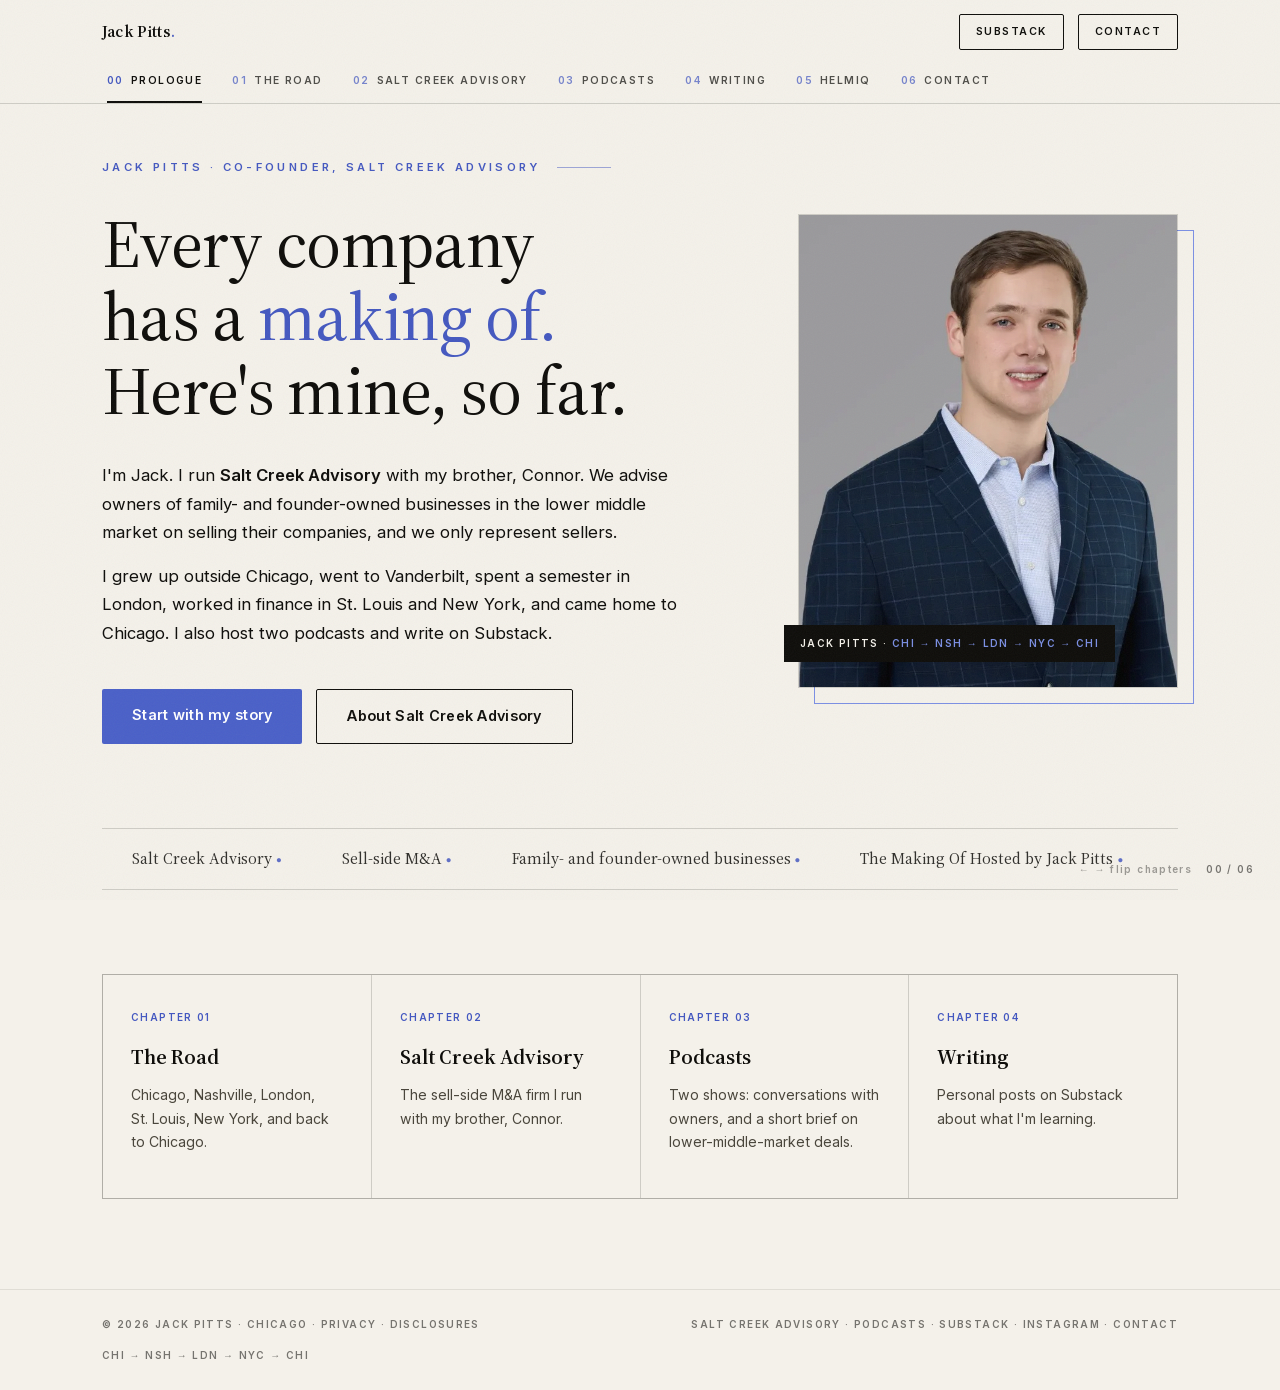
<file: index.html>
<!DOCTYPE html>
<html lang="en">
<head>
<meta charset="UTF-8">
<meta name="viewport" content="width=device-width, initial-scale=1.0">
<title>Jack Pitts · Co-Founder, Salt Creek Advisory · Chicago M&amp;A</title>
<meta name="description" content="Jack Pitts co-founded Salt Creek Advisory, a Chicago investment bank that represents family- and founder-owned businesses selling their companies.">
<link rel="canonical" href="https://thejackpitts.com/">
<meta name="robots" content="index, follow, max-image-preview:large, max-snippet:-1, max-video-preview:-1">
<link rel="icon" type="image/svg+xml" href="assets/favicon.svg">
<link rel="alternate" type="application/rss+xml" title="Jack Pitts on Substack" href="https://thejackpitts.substack.com/feed">
<meta property="og:type" content="profile">
<meta property="og:site_name" content="Jack Pitts">
<meta property="og:title" content="Jack Pitts · Co-Founder, Salt Creek Advisory · Chicago M&amp;A">
<meta property="og:description" content="Jack Pitts co-founded Salt Creek Advisory, a Chicago investment bank that represents family- and founder-owned businesses selling their companies.">
<meta property="og:url" content="https://thejackpitts.com/">
<meta property="og:image" content="https://thejackpitts.com/assets/og-jack-pitts-2026.jpg">
<meta property="og:image:width" content="1200">
<meta property="og:image:height" content="630">
<meta property="og:image:alt" content="Jack Pitts, co-founder of Salt Creek Advisory, Chicago">
<meta property="profile:first_name" content="Jack">
<meta property="profile:last_name" content="Pitts">
<meta name="twitter:card" content="summary_large_image">
<meta name="twitter:title" content="Jack Pitts · Co-Founder, Salt Creek Advisory · Chicago M&amp;A">
<meta name="twitter:description" content="Jack Pitts co-founded Salt Creek Advisory, a Chicago investment bank that represents family- and founder-owned businesses selling their companies.">
<meta name="twitter:image" content="https://thejackpitts.com/assets/og-jack-pitts-2026.jpg">
<script type="application/ld+json">
{
  "@context": "https://schema.org",
  "@graph": [
    {
      "@type": "WebSite",
      "@id": "https://thejackpitts.com/#website",
      "url": "https://thejackpitts.com/",
      "name": "Jack Pitts",
      "publisher": {
        "@id": "https://thejackpitts.com/#jack"
      },
      "alternateName": [
        "thejackpitts.com",
        "Jack Pitts"
      ]
    },
    {
      "@type": "ProfilePage",
      "@id": "https://thejackpitts.com/#profile",
      "url": "https://thejackpitts.com/",
      "name": "Jack Pitts",
      "isPartOf": {
        "@id": "https://thejackpitts.com/#website"
      },
      "mainEntity": {
        "@id": "https://thejackpitts.com/#jack"
      }
    },
    {
      "@type": "Person",
      "@id": "https://thejackpitts.com/#jack",
      "name": "Jack Pitts",
      "url": "https://thejackpitts.com/",
      "image": {
        "@type": "ImageObject",
        "url": "https://thejackpitts.com/assets/headshot.jpg",
        "width": 628,
        "height": 784,
        "caption": "Jack Pitts"
      },
      "jobTitle": "Co-Founder & Principal, Salt Creek Advisory",
      "worksFor": [
        {
          "@type": "Organization",
          "@id": "https://saltcreekadvisory.com/#organization",
          "name": "Salt Creek Advisory",
          "url": "https://saltcreekadvisory.com",
          "sameAs": [
            "https://www.instagram.com/saltcreekadvisory"
          ]
        },
        {
          "@type": "Organization",
          "name": "HelmIQ",
          "url": "https://helmiq.net"
        }
      ],
      "alumniOf": {
        "@type": "CollegeOrUniversity",
        "name": "Vanderbilt University",
        "url": "https://www.vanderbilt.edu"
      },
      "homeLocation": {
        "@type": "City",
        "name": "Chicago"
      },
      "sameAs": [
        "https://saltcreekadvisory.com/team",
        "https://www.linkedin.com/in/jack-pitts",
        "https://www.instagram.com/thejackpitts",
        "https://thejackpitts.substack.com/"
      ],
      "email": "mailto:jack@saltcreekadvisory.com",
      "description": "Jack Pitts co-founded Salt Creek Advisory with his brother, Connor Pitts. The firm represents owners of family- and founder-owned lower-middle-market businesses selling their companies. He hosts The Making Of Hosted by Jack Pitts and Lower Middle Market Brief, and built HelmIQ, the deal CRM the firm runs on.",
      "knowsAbout": [
        "Sell-side M&A",
        "Lower middle market",
        "Selling a family-owned business",
        "Mergers and acquisitions advisory"
      ],
      "sibling": {
        "@type": "Person",
        "@id": "https://saltcreekadvisory.com/#connor-pitts",
        "name": "Connor Pitts"
      }
    },
    {
      "@type": "PodcastSeries",
      "@id": "https://themakingofhostedbyjackpitts.com/#podcast",
      "name": "The Making Of Hosted by Jack Pitts",
      "url": "https://themakingofhostedbyjackpitts.com/",
      "webFeed": "https://api.riverside.fm/hosting/wMWn2YqB.rss",
      "author": {
        "@id": "https://thejackpitts.com/#jack"
      },
      "sameAs": [
        "https://open.spotify.com/show/4vUJmF28QI4N7WViFmFofH",
        "https://podcasts.apple.com/us/podcast/the-making-of-hosted-by-jack-pitts/id1853933144",
        "https://www.youtube.com/channel/UC0Oo8G_-OHHekbC5kpyIRBg",
        "https://www.instagram.com/themakingofhostedbyjackpitts"
      ],
      "image": "https://thejackpitts.com/assets/tmo-logo.webp"
    },
    {
      "@type": "PodcastSeries",
      "@id": "https://thejackpitts.com/#lower-middle-market-brief",
      "name": "Lower Middle Market Brief",
      "url": "https://open.spotify.com/show/0346Msd0zGSseN8XNyDzc4",
      "webFeed": "https://api.riverside.com/hosting/SCQy5vMa.rss",
      "author": {
        "@id": "https://thejackpitts.com/#jack"
      },
      "sameAs": [
        "https://podcasts.apple.com/us/podcast/lower-middle-market-brief/id6801373572"
      ],
      "image": "https://thejackpitts.com/assets/lmmb-logo.webp"
    }
  ]
}
</script>
<link rel="preload" href="/assets/fonts/source-serif-4-var.woff2" as="font" type="font/woff2" crossorigin>
<link rel="preload" href="/assets/fonts/inter-var.woff2" as="font" type="font/woff2" crossorigin>
<link rel="stylesheet" href="/assets/fonts.css">
<style>
  :root{
    --paper:#f4f1ea;
    --paper-deep:#ece7da;
    --ink:#0e0d0a;
    --ink-soft:#4a463c;
    --peri:#7b8fe4;
    --peri-deep:#4a60c8;
    --peri-ink:#4458c0;
    --orange-ink:#964b14;
    --navy:#1f3050;
    --orange:#d87a2c;
    --hairline:rgba(14,13,10,.16);
    --serif:'Source Serif 4','Source Serif 4 Fallback',Georgia,serif;
    --sans:'Inter',-apple-system,BlinkMacSystemFont,'Segoe UI',sans-serif;
    --mono:var(--sans);
  }
  *{margin:0;padding:0;box-sizing:border-box}
  html,body{height:100%}
  body::after{
    content:"";position:fixed;inset:0;z-index:300;pointer-events:none;opacity:.05;
    background-image:url("data:image/svg+xml,%3Csvg xmlns='http://www.w3.org/2000/svg' width='160' height='160'%3E%3Cfilter id='n'%3E%3CfeTurbulence type='fractalNoise' baseFrequency='0.9' numOctaves='2'/%3E%3C/filter%3E%3Crect width='160' height='160' filter='url(%23n)'/%3E%3C/svg%3E");
  }
  body{
    background:var(--paper);color:var(--ink);
    font-family:var(--sans);line-height:1.7;
    -webkit-font-smoothing:antialiased;overflow-x:hidden;
    transition:background .6s ease, color .6s ease;
  }
  ::selection{background:var(--peri);color:var(--paper)}
  a{color:inherit}
  .wrap{max-width:1140px;margin:0 auto;padding:0 32px}

  body[data-theme="firm"]{background:var(--navy);color:var(--paper)}
  body[data-theme="machine"]{background:#0b0c10;color:#f4f1ea}
  body[data-theme="show"]{background:#f3e8cf;color:#14130f}
  body[data-theme="contact"]{background:var(--ink);color:var(--paper)}

  /* ================= NAV ================= */
  body>nav{
    position:fixed;top:0;left:0;right:0;z-index:80;
    backdrop-filter:blur(14px);
    border-bottom:1px solid var(--hairline);
    background:color-mix(in srgb, var(--paper) 84%, transparent);
    transition:background .6s ease, border-color .6s ease;
  }
  body[data-theme="firm"]>nav{background:rgba(31,48,80,.84);border-color:rgba(244,241,234,.16)}
  body[data-theme="machine"]>nav{background:rgba(11,12,16,.84);border-color:rgba(244,241,234,.14)}
  body[data-theme="show"]>nav{background:rgba(243,232,207,.86);border-color:rgba(20,19,15,.14)}
  body[data-theme="contact"]>nav{background:rgba(14,13,10,.84);border-color:rgba(244,241,234,.14)}
  .nav-top{
    max-width:1140px;margin:0 auto;padding:14px 32px 10px;
    display:flex;align-items:center;justify-content:space-between;gap:18px;
  }
  .brand{
    font-family:var(--serif);font-weight:600;font-size:1.05rem;
    letter-spacing:.01em;white-space:nowrap;cursor:pointer;
    background:none;border:none;color:inherit;text-decoration:none;
  }
  .brand i{font-style:normal;color:var(--peri)}
  body[data-theme="show"] .brand i{color:var(--orange)}
  .book-mini{
    text-decoration:none;font-family:var(--mono);font-weight:600;font-size:.66rem;
    letter-spacing:.14em;text-transform:uppercase;
    border:1px solid currentColor;padding:8px 16px;border-radius:2px;
    transition:all .2s;white-space:nowrap;
  }
  .book-mini:hover{background:var(--peri);border-color:var(--peri);color:#fff}
  .tabs{
    max-width:1140px;margin:0 auto;padding:0 24px;
    display:flex;gap:4px;overflow-x:auto;scrollbar-width:none;
  }
  .tabs::-webkit-scrollbar{display:none}
  .tab{
    background:none;border:none;cursor:pointer;color:inherit;
    font-family:var(--mono);font-weight:600;font-size:.64rem;letter-spacing:.14em;text-transform:uppercase;
    padding:12px 13px 14px;position:relative;white-space:nowrap;opacity:.72;text-decoration:none;
    transition:opacity .2s;
  }
  .tab:hover{opacity:1}
  .tab.active{opacity:1}
  .tab .no{color:var(--peri);margin-right:7px}
  body[data-theme="show"] .tab .no{color:var(--orange)}
  .tab::after{
    content:"";position:absolute;left:13px;right:13px;bottom:0;height:2px;
    background:currentColor;transform:scaleX(0);transform-origin:left;
    transition:transform .35s cubic-bezier(.7,0,.2,1);
  }
  .tab.active::after{transform:scaleX(1)}

  /* ================= WIPE ================= */
  #wipe{
    position:fixed;inset:0;z-index:200;pointer-events:none;
    display:flex;flex-direction:column;justify-content:center;align-items:center;gap:14px;
    background:var(--ink);color:var(--paper);
    clip-path:inset(100% 0 0 0);
  }
  #wipe.go{animation:wipeUp 1s cubic-bezier(.76,0,.24,1) forwards}
  @keyframes wipeUp{
    0%{clip-path:inset(100% 0 0 0)}
    42%{clip-path:inset(0 0 0 0)}
    58%{clip-path:inset(0 0 0 0)}
    100%{clip-path:inset(0 0 100% 0)}
  }
  #wipe .w-label{font-family:var(--mono);font-weight:600;font-size:.7rem;letter-spacing:.14em;text-transform:uppercase;color:var(--peri)}
  #wipe .w-title{font-family:var(--serif);font-style:normal;font-weight:400;font-size:clamp(1.8rem,4.5vw,3.2rem);text-align:center;padding:0 20px}

  /* ================= PAGES ================= */
  .page{display:none;min-height:100svh;padding:158px 0 90px;position:relative}
  .page.active{display:block}
  .rise{opacity:0;transform:translateY(34px)}
  .page.active .rise{animation:rise .9s cubic-bezier(.2,.65,.25,1) forwards}
  @keyframes rise{to{opacity:1;transform:none}}
  .page.active .rise.d1{animation-delay:.08s}
  .page.active .rise.d2{animation-delay:.16s}
  .page.active .rise.d3{animation-delay:.24s}
  .page.active .rise.d4{animation-delay:.34s}
  .page.active .rise.d5{animation-delay:.44s}
  .page.active .rise.d6{animation-delay:.54s}

  h1.eyebrow{font-weight:600}
  @media(max-width:560px){h1.eyebrow{letter-spacing:.14em;flex-wrap:wrap}h1.eyebrow::after{display:none}}
  .eyebrow{
    font-family:var(--mono);font-weight:600;font-size:.7rem;letter-spacing:.3em;text-transform:uppercase;
    color:var(--peri);margin-bottom:30px;display:flex;align-items:center;gap:16px;
  }
  .eyebrow::after{content:"";width:54px;height:1px;background:currentColor;opacity:.5}
  body[data-theme="show"] .eyebrow{color:var(--orange)}
  .hero-line,h2.display{
    font-family:var(--serif);font-weight:400;
    font-size:clamp(2.3rem,5.4vw,4.25rem);
    line-height:1.08;letter-spacing:-.01em;max-width:15em;
  }
  .hero-line b,h2.display b{font-weight:700}
  .hero-line em,h2.display em{font-style:normal;font-weight:400;color:var(--peri)}
  body[data-theme="show"] .hero-line em, body[data-theme="show"] h2.display em{color:var(--orange)}
  .prose{font-size:1.04rem;max-width:39em;opacity:.8}
  .prose+.prose{margin-top:16px}
  .prose strong{opacity:1;font-weight:600}

  .btn{
    display:inline-block;text-decoration:none;font-weight:600;font-size:.9rem;
    padding:14px 30px;border-radius:2px;letter-spacing:.02em;
    background:var(--ink);color:var(--paper);border:none;cursor:pointer;font-family:var(--sans);
    transition:transform .2s, box-shadow .2s, background .2s, color .2s;
  }
  .btn:hover{transform:translateY(-2px);box-shadow:0 14px 34px rgba(14,13,10,.25)}
  .btn.peri{background:var(--peri-deep);color:#fff}
  .btn.peri:hover{background:var(--peri)}
  .btn.ghost{background:transparent;color:inherit;border:1px solid currentColor}
  .btn.ghost:hover{box-shadow:none;background:rgba(127,127,127,.12)}
  body[data-theme="firm"] .btn{background:var(--paper);color:var(--navy)}
  body[data-theme="machine"] .btn{background:var(--peri);color:#0b0c10}
  body[data-theme="machine"] .btn:hover{background:#94a5ef}
  body[data-theme="show"] .btn{background:#a9581a;color:#fff}
  body[data-theme="contact"] .btn{background:var(--peri);color:#0b0c10}
  body[data-theme] .btn.ghost{background:transparent;color:inherit;border:1px solid currentColor}
  body[data-theme] .btn.ghost:hover{background:rgba(127,127,127,.14)}
  .ctas{display:flex;gap:14px;flex-wrap:wrap;margin-top:42px}

  /* ---------- HOME ---------- */
  .home-grid{display:grid;grid-template-columns:1.15fr .85fr;gap:70px;align-items:center}
  @media(max-width:880px){.home-grid{grid-template-columns:1fr;gap:48px}}
  .headshot{position:relative;max-width:380px;margin-left:auto;display:block;text-decoration:none;perspective:900px}
  .headshot img{width:100%;height:auto;display:block;filter:grayscale(15%);border:1px solid var(--hairline);transition:transform .2s ease;will-change:transform}
  .headshot .hi{
    position:absolute;top:16px;right:-14px;z-index:2;
    background:var(--peri-deep);color:#fff;
    font-family:var(--mono);font-weight:600;font-size:.62rem;letter-spacing:.2em;text-transform:uppercase;
    padding:10px 16px;opacity:0;transform:translateY(-8px);
    transition:opacity .25s, transform .25s;pointer-events:none;
  }
  .headshot:hover .hi{opacity:1;transform:none}
  .headshot::before{
    content:"";position:absolute;inset:0;transform:translate(16px,16px);
    border:1px solid var(--peri);z-index:-1;
  }
  .headshot .tag{
    position:absolute;left:-14px;bottom:26px;background:var(--ink);color:var(--paper);
    font-family:var(--mono);font-weight:600;font-size:.62rem;letter-spacing:.14em;text-transform:uppercase;
    padding:10px 16px;
  }
  .headshot .tag i{color:var(--peri);font-style:normal}
  @media(max-width:880px){.headshot{margin:0 auto}}

  .marquee{
    margin-top:84px;border-top:1px solid var(--hairline);border-bottom:1px solid var(--hairline);
    padding:16px 0;overflow:hidden;white-space:nowrap;
  }
  .marquee-track{display:inline-block;animation:mq 36s linear infinite}
  .marquee span{
    font-family:var(--serif);font-style:normal;font-weight:400;font-size:1.05rem;
    margin:0 30px;opacity:.85;
  }
  .marquee b{color:var(--peri);font-style:normal;font-family:var(--mono);font-weight:600;font-size:.6rem;vertical-align:middle}
  @keyframes mq{from{transform:translateX(0)}to{transform:translateX(-50%)}}

  .chapter-cards{display:grid;grid-template-columns:repeat(4,1fr);gap:1px;background:var(--hairline);border:1px solid var(--hairline);margin-top:84px}
  @media(max-width:980px){.chapter-cards{grid-template-columns:1fr 1fr}}
  @media(max-width:560px){.chapter-cards{grid-template-columns:1fr}}
  .cc{
    background:var(--paper);padding:34px 28px 44px;cursor:pointer;text-align:left;
    border:none;font-family:var(--sans);color:var(--ink);text-decoration:none;display:block;
    transition:background .25s;position:relative;overflow:hidden;
  }
  .cc::after{
    content:"→";position:absolute;right:24px;bottom:18px;
    font-size:1.15rem;color:var(--peri);
    transform:translateX(-12px);opacity:0;transition:all .25s;
  }
  .cc:hover{background:var(--paper-deep)}
  .cc:hover::after{transform:none;opacity:1}
  .cc .cc-no{font-family:var(--mono);font-weight:600;font-size:.62rem;letter-spacing:.14em;text-transform:uppercase;color:var(--peri)}
  .cc h2{font-family:var(--serif);font-weight:600;font-size:1.35rem;margin:13px 0 7px}
  .cc p{font-size:.88rem;color:var(--ink-soft)}

  /* ---------- ROAD (timeline) ---------- */
  .timeline{position:relative;margin-top:80px;padding-left:46px;max-width:760px}
  .timeline::before{
    content:"";position:absolute;left:8px;top:6px;bottom:6px;width:1px;
    background:var(--hairline);transform:scaleY(0);transform-origin:top;
  }
  .page.active .timeline::before{animation:draw 1.6s cubic-bezier(.2,.65,.25,1) .3s forwards}
  @keyframes draw{to{transform:scaleY(1)}}
  .stop{position:relative;padding-bottom:56px}
  .stop:last-child{padding-bottom:0}
  .stop::before{
    content:"";position:absolute;left:-43px;top:9px;width:11px;height:11px;border-radius:50%;
    background:var(--paper);border:2px solid var(--peri);
    transform:scale(0);
  }
  .page.active .stop::before{animation:pop .45s cubic-bezier(.3,1.6,.5,1) forwards}
  .page.active .stop:nth-child(1)::before{animation-delay:.45s}
  .page.active .stop:nth-child(2)::before{animation-delay:.7s}
  .page.active .stop:nth-child(3)::before{animation-delay:.95s}
  .page.active .stop:nth-child(4)::before{animation-delay:1.2s}
  .page.active .stop:nth-child(5)::before{animation-delay:1.45s}
  .page.active .stop:nth-child(6)::before{animation-delay:1.7s}
  @keyframes pop{to{transform:scale(1)}}
  .stop .when{font-family:var(--mono);font-weight:600;font-size:.64rem;letter-spacing:.14em;text-transform:uppercase;color:var(--peri)}
  .stop h3{font-family:var(--serif);font-weight:600;font-size:1.6rem;margin:8px 0 8px;letter-spacing:-.01em}
  .stop h3 em{font-style:normal;font-weight:400}
  .stop p{font-size:.99rem;color:var(--ink-soft);max-width:36em}
  .stop p+p{margin-top:12px}
  .stop.here::before{background:var(--peri)}

  .skyline{margin-top:80px;display:flex;align-items:flex-end;gap:6px;height:110px;opacity:.9}
  .skyline i{flex:1;background:currentColor;opacity:.13;display:block;transform:scaleY(0);transform-origin:bottom}
  .page.active .skyline i{animation:building .8s cubic-bezier(.2,.65,.25,1) forwards}
  @keyframes building{to{transform:scaleY(1)}}

  /* ---------- shared chapter layout ---------- */
  .ch-grid{display:grid;grid-template-columns:1.1fr .9fr;gap:76px;align-items:start;margin-top:64px}
  @media(max-width:880px){.ch-grid{grid-template-columns:1fr;gap:44px}}
  .logo-card{border:1px solid currentColor;padding:50px 42px;text-align:center;position:relative}
  .logo-card img{max-width:100%;height:auto;display:block;margin:0 auto}
  .logo-card a{display:block;transition:transform .25s}
  .logo-card a:hover{transform:scale(1.03)}
  .logo-card .visit{
    display:inline-block;margin-top:22px;font-family:var(--mono);font-weight:600;font-size:.62rem;
    letter-spacing:.2em;text-transform:uppercase;text-decoration:none;
    color:var(--peri);border-bottom:1px solid var(--peri);padding-bottom:3px;
  }
  body[data-theme="show"] .logo-card .visit{color:var(--orange);border-color:var(--orange)}
  body[data-theme="firm"] .logo-card .visit{color:var(--navy);border-color:var(--navy)}
  .logo-card::before{content:"";position:absolute;top:-1px;left:-1px;width:30px;height:30px;border-top:3px solid var(--peri);border-left:3px solid var(--peri)}
  .logo-card::after{content:"";position:absolute;bottom:-1px;right:-1px;width:30px;height:30px;border-bottom:3px solid var(--peri);border-right:3px solid var(--peri)}
  .facts{list-style:none;margin-top:34px;border-top:1px solid currentColor}
  .facts li{
    display:flex;justify-content:space-between;gap:22px;align-items:baseline;
    padding:14px 2px;border-bottom:1px solid currentColor;font-size:.93rem;
  }
  .facts .k{font-family:var(--mono);font-weight:600;font-size:.64rem;letter-spacing:.14em;text-transform:uppercase;opacity:.55;flex-shrink:0}
  .facts .v{text-align:right}
  .pullq{
    font-family:var(--serif);font-style:normal;font-weight:400;
    font-size:clamp(1.35rem,2.3vw,1.8rem);line-height:1.42;
    border-left:1px solid var(--peri);padding-left:28px;margin-top:44px;
  }
  body[data-theme="show"] .pullq{border-color:var(--orange)}
  .pullq small{
    display:block;font-family:var(--mono);font-weight:600;font-style:normal;font-size:.62rem;
    letter-spacing:.14em;text-transform:uppercase;color:var(--peri);margin-top:18px;
  }
  body[data-theme="show"] .pullq small{color:var(--orange)}

  body[data-theme="firm"] .facts li{border-color:rgba(244,241,234,.18)}
  body[data-theme="firm"] .facts{border-color:rgba(244,241,234,.18)}
  body[data-theme="firm"] .logo-card{border-color:rgba(244,241,234,.22);background:var(--paper)}
  body[data-theme="machine"] .facts li{border-color:rgba(244,241,234,.16)}
  body[data-theme="machine"] .facts{border-color:rgba(244,241,234,.16)}
  body[data-theme="machine"] .logo-card{border-color:rgba(244,241,234,.2);background:#07080b}
  body[data-theme="show"] .facts li{border-color:rgba(20,19,15,.16)}
  body[data-theme="show"] .facts{border-color:rgba(20,19,15,.16)}
  body[data-theme="show"] .logo-card{border-color:rgba(20,19,15,.2)}
  body[data-theme="show"] .logo-card::before,body[data-theme="show"] .logo-card::after{border-color:var(--orange)}

  /* show listen rows */
  .listen{list-style:none;margin-top:38px;border-top:1px solid rgba(20,19,15,.16)}
  .listen a{
    display:flex;justify-content:space-between;align-items:center;gap:18px;
    padding:18px 6px;border-bottom:1px solid rgba(20,19,15,.16);
    text-decoration:none;transition:all .22s;
  }
  .listen a:hover{padding-left:18px;background:rgba(216,122,44,.08)}
  .listen .pl-name{font-family:var(--serif);font-size:1.18rem}
  .listen .pl-go{font-family:var(--mono);font-weight:600;font-size:.64rem;letter-spacing:.2em;text-transform:uppercase;color:var(--orange)}

  /* firm steps */
  .steps{list-style:none;margin-top:18px;max-width:39em;counter-reset:st}
  .steps li{position:relative;padding:10px 0 10px 40px;border-top:1px solid rgba(244,241,234,.16);font-size:.98rem;opacity:.85;counter-increment:st}
  .steps li:last-child{border-bottom:1px solid rgba(244,241,234,.16)}
  .steps li::before{content:counter(st,decimal-leading-zero);position:absolute;left:0;top:13px;font-family:var(--mono);font-weight:600;font-size:.62rem;letter-spacing:.14em;color:var(--peri)}
  .steps+.prose{margin-top:22px}

  /* podcasts */
  .shows{display:grid;grid-template-columns:1fr 1fr;gap:24px;margin-top:48px}
  @media(max-width:880px){.shows{grid-template-columns:1fr}}
  .show-card{border:1px solid rgba(20,19,15,.18);background:#faf6ec;padding:34px 32px 26px}
  .sc-head{display:flex;align-items:center;gap:18px;margin-bottom:16px}
  .sc-head img{width:72px;height:72px;object-fit:cover;border:1px solid rgba(20,19,15,.14);flex-shrink:0}
  .sc-mark{width:72px;height:72px;flex-shrink:0;display:flex;align-items:center;justify-content:center;background:#14130f;color:#f3e8cf;font-family:var(--mono);font-weight:600;font-size:.7rem;letter-spacing:.14em}
  .sc-label{font-family:var(--mono);font-weight:600;font-size:.62rem;letter-spacing:.14em;text-transform:uppercase;color:var(--orange-ink)}
  .show-card h3{font-family:var(--serif);font-weight:600;font-size:1.4rem;line-height:1.2;margin-top:6px}
  .show-card>p{font-size:.95rem;color:var(--ink-soft)}
  .show-card .listen{margin-top:22px}
  .show-card .listen .pl-name{font-size:1.02rem}
  .prose a{text-underline-offset:3px}
  .prose.aside{font-size:.92rem;opacity:.7;margin-top:14px}

  /* writing */
  .list-label{font-family:var(--mono);font-weight:600;font-size:.66rem;letter-spacing:.14em;text-transform:uppercase;color:var(--peri-ink)}
  .post-feed{list-style:none;margin-top:16px;border-top:1px solid var(--hairline)}
  .post-feed li{border-bottom:1px solid var(--hairline)}
  .post-feed a{display:block;padding:18px 4px;text-decoration:none;transition:padding .2s}
  .post-feed a:hover{padding-left:12px}
  .post-feed .pf-date{font-family:var(--mono);font-weight:600;font-size:.6rem;letter-spacing:.14em;text-transform:uppercase;opacity:.65}
  .post-feed .pf-title{display:block;font-family:var(--serif);font-weight:600;font-size:1.15rem;margin-top:4px}
  .post-feed .pf-ex{display:block;font-size:.88rem;color:var(--ink-soft);margin-top:2px}
  .list-more{margin-top:16px;font-size:.9rem}
  .list-more a{color:var(--peri-ink);text-underline-offset:3px}

  /* press kit */
  .press{margin-top:64px;display:grid;grid-template-columns:1.4fr .6fr;gap:40px;align-items:start;border-top:1px solid rgba(244,241,234,.16);padding-top:44px}
  .press h3{font-family:var(--serif);font-weight:600;font-size:clamp(1.4rem,2.6vw,1.8rem);margin:12px 0 14px}
  .press-bio{font-size:1rem;opacity:.82;max-width:38em}
  .press-side{display:flex;flex-direction:column;gap:12px}
  .press-side img{width:132px;height:auto;border:1px solid rgba(244,241,234,.2)}
  .press-side .btn{text-align:center}
  @media(max-width:760px){.press{grid-template-columns:1fr}}

  /* newsletter */
  .news{
    margin-top:74px;border:1px solid rgba(244,241,234,.2);
    padding:50px 46px;position:relative;
    display:grid;grid-template-columns:1.25fr .75fr;gap:36px;align-items:center;
  }
  .news::before{content:"";position:absolute;top:-1px;left:-1px;width:30px;height:30px;border-top:3px solid var(--peri);border-left:3px solid var(--peri)}
  .news::after{content:"";position:absolute;bottom:-1px;right:-1px;width:30px;height:30px;border-bottom:3px solid var(--peri);border-right:3px solid var(--peri)}
  .news .n-label,.press .n-label{font-family:var(--mono);font-weight:600;font-size:.64rem;letter-spacing:.14em;text-transform:uppercase;color:var(--peri)}
  .news h3{font-family:var(--serif);font-weight:600;font-size:clamp(1.5rem,3vw,2.1rem);margin:12px 0 12px;line-height:1.15}
  .news h3 em{font-style:normal;font-weight:400;color:var(--peri)}
  .news p{font-size:.97rem;opacity:.75;max-width:34em}
  .news .n-side{display:flex;flex-direction:column;gap:12px}
  @media(max-width:760px){.news{grid-template-columns:1fr;padding:38px 30px}}

  /* contact */
  .ep-mails{
    margin-top:64px;display:grid;grid-template-columns:1fr 1fr;gap:1px;
    background:rgba(244,241,234,.16);border:1px solid rgba(244,241,234,.16);
  }
  .ep-mails a{padding:30px 26px;text-decoration:none;background:var(--ink);transition:background .2s;display:block}
  .ep-mails a:hover{background:#1c1a14}
  .ep-mails .em-l{font-family:var(--mono);font-weight:600;font-size:.6rem;letter-spacing:.14em;text-transform:uppercase;opacity:.5}
  .ep-mails .em-v{font-family:var(--serif);font-size:1.2rem;margin-top:10px}
  .ep-mails .em-d{font-size:.86rem;opacity:.7;margin-top:8px;max-width:30em}
  .ep-mails a:hover .em-v{color:var(--peri)}
  @media(max-width:640px){.ep-mails{grid-template-columns:1fr}}
  .index-links{
    margin-top:70px;border-top:1px solid rgba(244,241,234,.16);padding-top:36px;
    display:flex;gap:14px 34px;flex-wrap:wrap;
  }
  .index-links a{
    font-family:var(--mono);font-weight:600;font-size:.66rem;letter-spacing:.14em;text-transform:uppercase;
    text-decoration:none;opacity:.6;transition:opacity .2s,color .2s;
  }
  .index-links a:hover{opacity:1;color:var(--peri)}

  #counter{
    position:fixed;right:26px;bottom:22px;z-index:90;
    font-family:var(--mono);font-weight:600;font-size:.62rem;letter-spacing:.14em;opacity:.55;
    display:flex;align-items:center;gap:14px;pointer-events:none;
  }
  #counter .keys{opacity:.7}
  @media(max-width:760px){#counter{display:none}}

  footer{
    border-top:1px solid var(--hairline);padding:26px 0;
    font-family:var(--mono);font-weight:600;font-size:.62rem;letter-spacing:.14em;text-transform:uppercase;opacity:.55;
  }
  body[data-theme="firm"] footer,body[data-theme="machine"] footer,body[data-theme="contact"] footer{border-color:rgba(244,241,234,.14)}
  .foot-inner{display:flex;justify-content:space-between;gap:14px;flex-wrap:wrap}
  .foot-inner a{text-decoration:none}
  .foot-inner a:hover{text-decoration:underline}

  /* ================= READABILITY + ACCESS ================= */
  body[data-theme="home"] .eyebrow,body[data-theme="home"] .tab .no,body[data-theme="home"] .cc .cc-no,
  body[data-theme="home"] .stop .when,body[data-theme="home"] .hero-line em,body[data-theme="home"] h2.display em,
  body[data-theme="home"] .brand i,body[data-theme="home"] .marquee b{color:var(--peri-ink)}
  body[data-theme="show"] .eyebrow,body[data-theme="show"] .tab .no,body[data-theme="show"] .listen .pl-go,
  body[data-theme="show"] h2.display em,body[data-theme="show"] .brand i{color:var(--orange-ink)}
  body[data-theme="firm"] .eyebrow,body[data-theme="firm"] .pullq small,body[data-theme="firm"] .steps li::before,body[data-theme="firm"] .tab .no{color:#9aa9ee}
  .hero-line,h2.display,.stop h3,.news h3,.cc h2,.show-card h3{text-wrap:balance}
  .prose,.stop p,.cc p,.show-card p,.news p,.steps li{text-wrap:pretty}
  a:focus-visible,button:focus-visible{outline:2px solid var(--peri);outline-offset:3px}
  body[data-theme="show"] a:focus-visible,body[data-theme="show"] button:focus-visible{outline-color:var(--orange)}
  .page h1:focus,.page .hero-line:focus,.page h2.display:focus{outline:none}
  .nowrap{white-space:nowrap}
  .skip{position:absolute;left:12px;top:-60px;z-index:400;background:var(--ink);color:var(--paper);padding:10px 16px;font-family:var(--mono);font-weight:600;font-size:.7rem;letter-spacing:.14em;text-transform:uppercase;text-decoration:none}
  .skip:focus{top:12px}
  @media(max-width:560px){
    .wrap{padding:0 20px}
    .nav-top{padding:12px 20px 8px}
    .facts li{flex-direction:column;gap:4px}
    .facts .v{text-align:left}
  }
  @media(prefers-reduced-motion:reduce){
    *,*::before,*::after{animation-duration:.001ms!important;animation-delay:0s!important;transition-duration:.001ms!important}
    .rise{opacity:1;transform:none}
    .marquee-track{animation:none}
    #wipe{display:none}
  }
</style>
<noscript><style>.page{display:block}.rise,.stop::before,.skyline i,.timeline::before{opacity:1;transform:none}#wipe,#counter{display:none}</style></noscript>
</head>
<body data-theme="home">

<a class="skip" href="#main">Skip to content</a>
<div id="wipe" aria-hidden="true"><div class="w-label" id="wipeLabel"></div><div class="w-title" id="wipeTitle"></div></div>

<nav aria-label="Site">
  <div class="nav-top">
    <a class="brand" href="/" data-go="home">Jack Pitts<i>.</i></a>
    <div style="display:flex;align-items:center;gap:14px">
      <a class="book-mini" href="https://thejackpitts.substack.com/" target="_blank" rel="noopener">Substack</a>
      <a class="book-mini" href="#/contact" data-go="contact">Contact</a>
    </div>
  </div>
  <div class="tabs" aria-label="Chapters">
    <a class="tab active" href="/" data-go="home" aria-current="page"><span class="no">00</span>Prologue</a>
    <a class="tab" href="#/road" data-go="road"><span class="no">01</span>The Road</a>
    <a class="tab" href="#/firm" data-go="firm"><span class="no">02</span>Salt Creek Advisory</a>
    <a class="tab" href="#/show" data-go="show"><span class="no">03</span>Podcasts</a>
    <a class="tab" href="#/writing" data-go="writing"><span class="no">04</span>Writing</a>
    <a class="tab" href="#/machine" data-go="machine"><span class="no">05</span>HelmIQ</a>
    <a class="tab" href="#/contact" data-go="contact"><span class="no">06</span>Contact</a>
  </div>
</nav>

<main id="main">

<!-- ================= 00 PROLOGUE ================= -->
<section class="page active" id="pg-home" aria-labelledby="h-home">
  <div class="wrap">
    <div class="home-grid">
      <div>
        <h1 class="eyebrow rise" id="h-home">Jack Pitts · Co-Founder, Salt Creek Advisory</h1>
        <p class="hero-line rise d1">Every company has a <em>making of.</em><br>Here's mine, so far.</p>
        <p class="prose rise d2" style="margin-top:34px">I'm Jack. I run <strong>Salt Creek Advisory</strong> with my brother, Connor. We advise owners of family- and founder-owned businesses in the lower middle market on selling their companies, and we only represent sellers.</p>
        <p class="prose rise d3">I grew up outside Chicago, went to Vanderbilt, spent a semester in London, worked in finance in St. Louis and New York, and came home to Chicago. I also host two podcasts and write on Substack.</p>
        <div class="ctas rise d4">
          <a class="btn peri" href="#/road" data-go="road">Start with my story</a>
          <a class="btn ghost" href="#/firm" data-go="firm">About Salt Creek Advisory</a>
        </div>
      </div>
      <a class="headshot rise d2" href="https://www.linkedin.com/in/jack-pitts" target="_blank" rel="noopener me" id="headshot">
        <div class="hi" aria-hidden="true">Hey, that's my LinkedIn ↗</div>
        <img src="assets/headshot.webp" alt="Jack Pitts" id="headshotImg" width="628" height="784" fetchpriority="high" decoding="async">
        <div class="tag">Jack Pitts · <i>CHI → NSH → LDN → NYC → CHI</i></div>
      </a>
    </div>

    <div class="marquee rise d4" aria-hidden="true">
      <div class="marquee-track">
        <span>Salt Creek Advisory <b>●</b></span><span>Sell-side M&amp;A <b>●</b></span><span>Family- and founder-owned businesses <b>●</b></span><span>The Making Of Hosted by Jack Pitts <b>●</b></span><span>Lower Middle Market Brief <b>●</b></span><span>Writing on Substack <b>●</b></span><span>Harvey the dachshund, firm mascot <b>●</b></span><span>Chicago <b>●</b></span>
        <span>Salt Creek Advisory <b>●</b></span><span>Sell-side M&amp;A <b>●</b></span><span>Family- and founder-owned businesses <b>●</b></span><span>The Making Of Hosted by Jack Pitts <b>●</b></span><span>Lower Middle Market Brief <b>●</b></span><span>Writing on Substack <b>●</b></span><span>Harvey the dachshund, firm mascot <b>●</b></span><span>Chicago <b>●</b></span>
      </div>
    </div>

    <div class="chapter-cards rise d5">
      <a class="cc" href="#/road" data-go="road">
        <div class="cc-no">Chapter 01</div>
        <h2>The Road</h2>
        <p>Chicago, Nashville, London, St. Louis, New York, and back to Chicago.</p>
      </a>
      <a class="cc" href="#/firm" data-go="firm">
        <div class="cc-no">Chapter 02</div>
        <h2>Salt Creek Advisory</h2>
        <p>The sell-side M&amp;A firm I run with my brother, Connor.</p>
      </a>
      <a class="cc" href="#/show" data-go="show">
        <div class="cc-no">Chapter 03</div>
        <h2>Podcasts</h2>
        <p>Two shows: conversations with owners, and a short brief on lower-middle-market deals.</p>
      </a>
      <a class="cc" href="#/writing" data-go="writing">
        <div class="cc-no">Chapter 04</div>
        <h2>Writing</h2>
        <p>Personal posts on Substack about what I'm learning.</p>
      </a>
    </div>
  </div>
</section>

<!-- ================= 01 THE ROAD ================= -->
<section class="page" id="pg-road" aria-labelledby="h-road">
  <div class="wrap">
    <p class="eyebrow rise">Chapter 01 · The Road</p>
    <h2 class="display rise d1" id="h-road">Chicago, Nashville, London, St. Louis, New York, <em>and back to Chicago.</em></h2>
    <div class="timeline rise d2">
      <div class="stop">
        <div class="when">Chicago · Growing up</div>
        <h3>Grew up here.</h3>
        <p>I grew up in the Chicago suburbs playing football and basketball. My brother, Connor, is two years older than me. Running and being outside is still how I clear my head. Our family has two dogs: Addie, a pitbull-boxer mix, and Harvey, a dachshund who ended up as Salt Creek Advisory's mascot.</p>
      </div>
      <div class="stop">
        <div class="when">Nashville · Vanderbilt · Class of 2025</div>
        <h3>Vanderbilt.</h3>
        <p>I graduated cum laude with a degree in Human and Organizational Development and a minor in business. The people I met there taught me as much as the classes did. I also started a nonprofit called Trash Troopers. It's what it sounds like, and I'm still proud of it.</p>
      </div>
      <div class="stop">
        <div class="when">London · Fall 2023</div>
        <h3>A semester <em>abroad.</em></h3>
        <p>I spent the fall of my junior year in London and liked it more than I expected. Nobody there had known me for more than a few weeks, which pushed me to get out and meet people. I still look for reasons to go back.</p>
      </div>
      <div class="stop">
        <div class="when">St. Louis · 2024</div>
        <h3>Investment banking.</h3>
        <p>I worked in investment banking at ButcherJoseph &amp; Co. in St. Louis. It was my first real look at how a company actually gets sold.</p>
      </div>
      <div class="stop">
        <div class="when">New York · 2025</div>
        <h3>Private equity <em>deal origination.</em></h3>
        <p>After Vanderbilt I moved to New York and worked in business development and deal origination at private equity firms, including Blue Wolf Capital and Kingfish Capital. I lived on the Lower East Side and liked the city more than I expected to.</p>
        <p>That work put me in a lot of conversations with business owners. Many had spent decades building their companies, and selling was one of the biggest decisions they would ever make. I wanted to work for those owners directly.</p>
      </div>
      <div class="stop here">
        <div class="when">Chicago · Now</div>
        <h3>Back home.</h3>
        <p>So I came home to Chicago and started Salt Creek Advisory. Connor joined full-time in September 2026, and the two of us run it together. I also host two podcasts and write on Substack.</p>
        <p>I'm working to build a real community of business owners and dealmakers here in Chicago. If you're part of it, or want to be, reach out.</p>
      </div>
    </div>
    <div class="skyline rise d4" aria-hidden="true">
      <i style="height:34%;animation-delay:.05s"></i><i style="height:58%;animation-delay:.1s"></i><i style="height:42%;animation-delay:.15s"></i><i style="height:88%;animation-delay:.2s"></i><i style="height:64%;animation-delay:.25s"></i><i style="height:100%;animation-delay:.3s"></i><i style="height:52%;animation-delay:.35s"></i><i style="height:76%;animation-delay:.4s"></i><i style="height:40%;animation-delay:.45s"></i><i style="height:94%;animation-delay:.5s"></i><i style="height:60%;animation-delay:.55s"></i><i style="height:30%;animation-delay:.6s"></i><i style="height:70%;animation-delay:.65s"></i><i style="height:46%;animation-delay:.7s"></i><i style="height:82%;animation-delay:.75s"></i><i style="height:36%;animation-delay:.8s"></i>
    </div>
    <div class="ctas rise d5">
      <a class="btn" href="#/firm" data-go="firm">Next chapter: Salt Creek Advisory →</a>
    </div>
  </div>
</section>

<!-- ================= 02 FIRM ================= -->
<section class="page" id="pg-firm" aria-labelledby="h-firm">
  <div class="wrap">
    <p class="eyebrow rise">Chapter 02 · Salt Creek Advisory · Chicago</p>
    <h2 class="display rise d1" id="h-firm">We help owners <em>sell their businesses.</em></h2>
    <div class="ch-grid">
      <div>
        <p class="prose rise d2">Salt Creek Advisory is a family-owned, Chicago-based investment bank that I run with my brother, Connor Pitts. We only work on the sell side. That means we represent owners of family- and founder-owned businesses in the lower middle market when they decide to sell, and we never take a buyer's side.</p>
        <p class="prose rise d3">Most owners sell a business once. Our job is to help that one sale go well. For an owner, that usually means we:</p>
        <ul class="steps rise d3">
          <li>Help get the business ready for a sale, including the numbers and the story buyers will ask about, and <a href="https://saltcreekadvisory.com/articles/reduce-owner-dependence-before-selling-2026">less dependent on the owner</a>.</li>
          <li>Find buyers who are a real fit, such as <a href="https://saltcreekadvisory.com/articles/strategic-buyer-vs-private-equity-buyer-2026">strategic buyers, family offices, and private equity firms</a>.</li>
          <li>Run a <a href="https://saltcreekadvisory.com/articles/m-and-a-auction-process-explained-2026">competitive sale process</a>, so the owner can compare more than one option.</li>
          <li>Help the owner <a href="https://saltcreekadvisory.com/articles/letter-of-intent-selling-a-business-2026">weigh offers and letters of intent</a> on price, terms, and fit, not only the headline number.</li>
          <li>Work with the owner's accountant, lawyer, and other advisors through closing.</li>
        </ul>
        <p class="prose rise d3">Connor and I work every engagement personally, from the first conversation to closing. <a href="https://saltcreekadvisory.com/team">Connor</a> joined the firm full-time in September 2026. Before that he worked on more than 40 transactions in corporate development at Cadence Education, and in investment banking at Brown Gibbons Lang &amp; Company in Chicago.</p>
        <p class="prose rise d3">We can't promise a price or a closing, and we won't. The firm's website explains <a href="https://saltcreekadvisory.com/process">how a Salt Creek sale process works</a> and has <a href="https://saltcreekadvisory.com/articles">guides for owners thinking about selling</a>.</p>
        <div class="ctas rise d4">
          <a class="btn" href="mailto:jack@saltcreekadvisory.com">Email jack@saltcreekadvisory.com</a>
          <a class="btn ghost" href="https://saltcreekadvisory.com/book-a-call" target="_blank" rel="noopener">Owners: book a call</a>
          <a class="btn ghost" href="https://saltcreekadvisory.com" target="_blank" rel="noopener">Visit saltcreekadvisory.com</a>
        </div>
        <div class="pullq rise d5">"A family business that sells family businesses."
          <small>Salt Creek Advisory</small>
        </div>
      </div>
      <div>
        <div class="logo-card rise d2">
          <a href="https://saltcreekadvisory.com" target="_blank" rel="noopener"><img src="assets/saltcreek-logo.webp" alt="Salt Creek Advisory" style="max-width:320px" width="760" height="760" loading="lazy" decoding="async"></a>
          <a class="visit" href="https://saltcreekadvisory.com" target="_blank" rel="noopener">saltcreekadvisory.com ↗</a>
        </div>
        <ul class="facts rise d3">
          <li><span class="k">What</span><span class="v">Sell-side M&amp;A advisory, owners only</span></li>
          <li><span class="k">Clients</span><span class="v">Family- and founder-owned businesses</span></li>
          <li><span class="k">Market</span><span class="v">Lower middle market</span></li>
          <li><span class="k">Run by</span><span class="v">Jack and Connor Pitts</span></li>
          <li><span class="k">Based in</span><span class="v">Chicago</span></li>
        </ul>
      </div>
    </div>
    <div class="ctas rise d5">
      <a class="btn ghost" href="#/show" data-go="show">Next chapter: the podcasts →</a>
    </div>
  </div>
</section>

<!-- ================= 03 PODCASTS ================= -->
<section class="page" id="pg-show" aria-labelledby="h-show">
  <div class="wrap">
    <p class="eyebrow rise">Chapter 03 · Podcasts</p>
    <h2 class="display rise d1" id="h-show">I like asking people <em>how they built it.</em></h2>
    <p class="prose rise d2" style="margin-top:34px">I host two podcasts. They cover different things, so here's the short version of each.</p>
    <div class="shows">
      <article class="show-card rise d2" aria-labelledby="h-tmo">
        <div class="sc-head">
          <img src="assets/tmo-logo.webp" alt="" width="560" height="560" loading="lazy" decoding="async">
          <div>
            <div class="sc-label">Long-form interviews</div>
            <h3 id="h-tmo">The Making Of Hosted by Jack Pitts</h3>
          </div>
        </div>
        <p>Conversations with founders, business owners, and operators about how they built their companies. A lot of the guests run service businesses or family businesses, the kind of companies people don't always think about.</p>
        <ul class="listen">
          <li><a href="https://themakingofhostedbyjackpitts.com" target="_blank" rel="noopener"><span class="pl-name">Episodes on the show's website</span><span class="pl-go">Visit →</span></a></li>
          <li><a href="https://open.spotify.com/show/4vUJmF28QI4N7WViFmFofH" target="_blank" rel="noopener"><span class="pl-name">The Making Of on Spotify</span><span class="pl-go">Listen →</span></a></li>
          <li><a href="https://podcasts.apple.com/us/podcast/the-making-of-hosted-by-jack-pitts/id1853933144" target="_blank" rel="noopener"><span class="pl-name">The Making Of on Apple Podcasts</span><span class="pl-go">Listen →</span></a></li>
          <li><a href="https://www.youtube.com/channel/UC0Oo8G_-OHHekbC5kpyIRBg" target="_blank" rel="noopener"><span class="pl-name">The Making Of on YouTube</span><span class="pl-go">Watch →</span></a></li>
          <li><a href="https://www.instagram.com/themakingofhostedbyjackpitts" target="_blank" rel="noopener"><span class="pl-name">The Making Of on Instagram</span><span class="pl-go">Follow →</span></a></li>
        </ul>
      </article>
      <article class="show-card rise d3" aria-labelledby="h-lmmb">
        <div class="sc-head">
          <img src="assets/lmmb-logo.webp" alt="" width="480" height="480" loading="lazy" decoding="async">
          <div>
            <div class="sc-label">Short-form brief</div>
            <h3 id="h-lmmb">Lower Middle Market Brief</h3>
          </div>
        </div>
        <p>My newer show. It's a short podcast about lower-middle-market deals, what's happening in the market, and the people working in the industry. Episodes run about 10 to 15 minutes.</p>
        <ul class="listen">
          <li><a href="https://open.spotify.com/show/0346Msd0zGSseN8XNyDzc4" target="_blank" rel="noopener"><span class="pl-name">Lower Middle Market Brief on Spotify</span><span class="pl-go">Listen →</span></a></li>
          <li><a href="https://podcasts.apple.com/us/podcast/lower-middle-market-brief/id6801373572" target="_blank" rel="noopener"><span class="pl-name">Lower Middle Market Brief on Apple Podcasts</span><span class="pl-go">Listen →</span></a></li>
        </ul>
      </article>
    </div>
    <p class="prose rise d4" style="margin-top:44px">Want to be a guest on The Making Of? The <a href="https://themakingofhostedbyjackpitts.com/#guests" target="_blank" rel="noopener">guest section of the show's website</a> explains what I look for and how to reach out.</p>
    <p class="prose aside rise d4">I also started Private Markets Origination Professionals, a group for people who work in deal sourcing and origination. It's part of a bigger goal: building a community of people who do deals in Chicago.</p>
    <div class="ctas rise d5">
      <a class="btn" href="#/writing" data-go="writing">Next chapter: writing →</a>
    </div>
  </div>
</section>

<!-- ================= 04 WRITING ================= -->
<section class="page" id="pg-writing" aria-labelledby="h-writing">
  <div class="wrap">
    <p class="eyebrow rise">Chapter 04 · Writing</p>
    <h2 class="display rise d1" id="h-writing">I write about <em>what I'm learning.</em></h2>
    <div class="ch-grid">
      <div>
        <p class="prose rise d2">My Substack is the most personal thing I write. Most posts come out of whatever week I just had, like feeling out of place at my first M&amp;A conference, a trip to Mexico City, or being stressed while life is honestly pretty good. It isn't deal analysis.</p>
        <p class="prose rise d3">It's free. If you want to follow along, subscribing is the easiest way.</p>
        <div class="ctas rise d4">
          <a class="btn" href="https://thejackpitts.substack.com/" target="_blank" rel="noopener">Read on Substack</a>
          <a class="btn ghost" href="https://thejackpitts.substack.com/subscribe" target="_blank" rel="noopener">Subscribe on Substack</a>
        </div>
      </div>
      <div class="rise d3">
        <h3 class="list-label">Latest on Substack</h3>
        <!-- substack:start -->
        <ul class="post-feed">
          <li><a href="https://thejackpitts.substack.com/p/lifes-good-im-stressed" target="_blank" rel="noopener"><time class="pf-date" datetime="2026-10-25">OCT 25 2026</time><span class="pf-title">Life’s Good. I’m Stressed.</span><span class="pf-ex">Trying to build something big without losing my mind.</span></a></li>
          <li><a href="https://thejackpitts.substack.com/p/i-won-the-ovarian-lottery" target="_blank" rel="noopener"><time class="pf-date" datetime="2026-10-19">OCT 19 2026</time><span class="pf-title">I Won the Ovarian Lottery</span><span class="pf-ex">Warren Buffett, St. Louis, way too much screen time, and realizing how lucky I am.</span></a></li>
          <li><a href="https://thejackpitts.substack.com/p/i-felt-like-a-fraud-at-my-first-m" target="_blank" rel="noopener"><time class="pf-date" datetime="2026-10-11">OCT 11 2026</time><span class="pf-title">I Felt Like a Fraud at My First M&amp;A Conference</span><span class="pf-ex">Light jeans, lobster rolls, deal flow, and doing nothing.</span></a></li>
        </ul>
        <!-- substack:end -->
        <p class="list-more"><a href="https://thejackpitts.substack.com/archive" target="_blank" rel="noopener">All posts on Substack →</a></p>
      </div>
    </div>
    <div class="ctas rise d5">
      <a class="btn ghost" href="#/machine" data-go="machine">Next chapter: HelmIQ →</a>
    </div>
  </div>
</section>

<!-- ================= 05 HELMIQ ================= -->
<section class="page" id="pg-machine" aria-labelledby="h-machine">
  <div class="wrap">
    <p class="eyebrow rise">Chapter 05 · HelmIQ</p>
    <h2 class="display rise d1" id="h-machine">Why we built <em>HelmIQ.</em></h2>
    <div class="ch-grid">
      <div>
        <p class="prose rise d2">Running a sale means keeping track of a lot: which buyers we've talked to, what each one said, and what needs to happen next. That information belongs to our clients and to us. We wanted to own it, not hand it to someone else's platform.</p>
        <p class="prose rise d3">So I built HelmIQ myself, using Claude Code. We run Salt Creek's deals on it, and a few other firms license it from us. I'm not out selling it. It's mostly a tool we built for ourselves, and I still work on it every day.</p>
        <div class="ctas rise d4">
          <a class="btn ghost" href="https://helmiq.net" target="_blank" rel="noopener">Learn more at helmiq.net</a>
        </div>
      </div>
      <div>
        <div class="logo-card rise d2">
          <a href="https://helmiq.net" target="_blank" rel="noopener"><img src="assets/helmiq-logo-2026.webp" alt="HelmIQ" style="max-width:220px;border-radius:22px" width="400" height="400" loading="lazy" decoding="async"></a>
          <a class="visit" href="https://helmiq.net" target="_blank" rel="noopener">helmiq.net ↗</a>
        </div>
        <ul class="facts rise d3">
          <li><span class="k">What</span><span class="v">The deal CRM we built for Salt Creek</span></li>
          <li><span class="k">Built with</span><span class="v">Claude Code</span></li>
          <li><span class="k">Why</span><span class="v">So we own our data</span></li>
          <li><span class="k">Today</span><span class="v">Used daily, licensed to a few firms</span></li>
        </ul>
      </div>
    </div>
  </div>
</section>

<!-- ================= 06 CONTACT ================= -->
<section class="page" id="pg-contact" aria-labelledby="h-contact">
  <div class="wrap">
    <p class="eyebrow rise">Epilogue · Contact</p>
    <h2 class="display rise d1" id="h-contact">Let's <em>talk.</em></h2>
    <p class="prose rise d2" style="margin-top:30px">The simplest way is email. Tell me a little about what you're working on, and if it makes sense to talk, we'll set up a time.</p>
    <div class="ctas rise d3">
      <a class="btn" href="mailto:jack@saltcreekadvisory.com" style="padding:18px 40px;font-size:1rem">jack@saltcreekadvisory.com</a>
    </div>
    <div class="ep-mails rise d3">
      <a href="https://saltcreekadvisory.com/book-a-call" target="_blank" rel="noopener"><div class="em-l">Selling a business</div><div class="em-v">Owners: book a call ↗</div><div class="em-d">If you own a business and are thinking about a sale, you can book time with Connor or me on the firm's website.</div></a>
      <a href="https://themakingofhostedbyjackpitts.com/#guests" target="_blank" rel="noopener"><div class="em-l">Podcast guests</div><div class="em-v">See the guest page ↗</div><div class="em-d">What I look for in guests on The Making Of, and how to reach out.</div></a>
      <a href="https://saltcreekadvisory.com" target="_blank" rel="noopener"><div class="em-l">The firm</div><div class="em-v">saltcreekadvisory.com ↗</div><div class="em-d">How Salt Creek Advisory works with owners, plus guides and resources.</div></a>
      <a href="https://www.instagram.com/thejackpitts" target="_blank" rel="noopener me"><div class="em-l">Follow along</div><div class="em-v">@thejackpitts ↗</div><div class="em-d">My personal Instagram. The firm is <span class="nowrap">@saltcreekadvisory</span> and the show is <span class="nowrap">@themakingofhostedbyjackpitts</span>.</div></a>
    </div>
    <section class="press rise d4" aria-labelledby="h-press">
      <div>
        <div class="n-label">For hosts, press, and event organizers</div>
        <h3 id="h-press">Short bio</h3>
        <p class="press-bio">Jack Pitts is co-founder and principal of Salt Creek Advisory, a family-owned, Chicago-based investment bank he runs with his brother, Connor. The firm represents owners of family- and founder-owned businesses in the lower middle market when they sell their companies. Jack hosts two podcasts, The Making Of Hosted by Jack Pitts and Lower Middle Market Brief, and writes on Substack. He built HelmIQ, the deal CRM the firm runs on. Before Salt Creek, he worked in investment banking at ButcherJoseph &amp; Co. and in private equity deal origination in New York. He graduated cum laude from Vanderbilt University.</p>
      </div>
      <div class="press-side">
        <img src="assets/headshot.webp" alt="" width="628" height="784" loading="lazy" decoding="async">
        <a class="btn ghost" href="/assets/headshot.jpg" download="jack-pitts-headshot.jpg">Download headshot</a>
        <a class="btn ghost" href="mailto:jack@saltcreekadvisory.com?subject=Interview%20or%20speaking%20request">Interview or speaking request</a>
      </div>
    </section>
    <div class="news rise d4">
      <div>
        <div class="n-label">Writing · Substack</div>
        <h3>Want to keep up? <em>Read along on Substack.</em></h3>
        <p>Personal posts about running a small M&amp;A firm with my brother, hosting podcasts, and the rest of my life in Chicago.</p>
      </div>
      <div class="n-side">
        <a class="btn" href="https://thejackpitts.substack.com/" target="_blank" rel="noopener" style="text-align:center">Read on Substack →</a>
        <a class="btn ghost" href="https://thejackpitts.substack.com/subscribe" target="_blank" rel="noopener" style="text-align:center">Subscribe on Substack</a>
      </div>
    </div>
    <nav class="index-links rise d5" aria-label="All links">
      <a href="https://saltcreekadvisory.com" target="_blank" rel="noopener">saltcreekadvisory.com</a>
      <a href="https://www.linkedin.com/in/jack-pitts" target="_blank" rel="noopener me">LinkedIn</a>
      <a href="https://www.instagram.com/thejackpitts" target="_blank" rel="noopener me">Instagram · Jack</a>
      <a href="https://www.instagram.com/saltcreekadvisory" target="_blank" rel="noopener">Instagram · Salt Creek Advisory</a>
      <a href="https://thejackpitts.substack.com/" target="_blank" rel="noopener">Substack</a>
      <a href="https://themakingofhostedbyjackpitts.com" target="_blank" rel="noopener">The Making Of · Website</a>
      <a href="https://open.spotify.com/show/4vUJmF28QI4N7WViFmFofH" target="_blank" rel="noopener">The Making Of · Spotify</a>
      <a href="https://podcasts.apple.com/us/podcast/the-making-of-hosted-by-jack-pitts/id1853933144" target="_blank" rel="noopener">The Making Of · Apple Podcasts</a>
      <a href="https://www.youtube.com/channel/UC0Oo8G_-OHHekbC5kpyIRBg" target="_blank" rel="noopener">The Making Of · YouTube</a>
      <a href="https://www.instagram.com/themakingofhostedbyjackpitts" target="_blank" rel="noopener">The Making Of · Instagram</a>
      <a href="https://open.spotify.com/show/0346Msd0zGSseN8XNyDzc4" target="_blank" rel="noopener">Lower Middle Market Brief · Spotify</a>
      <a href="https://podcasts.apple.com/us/podcast/lower-middle-market-brief/id6801373572" target="_blank" rel="noopener">Lower Middle Market Brief · Apple Podcasts</a>
      <a href="https://helmiq.net" target="_blank" rel="noopener">helmiq.net</a>
    </nav>
  </div>
</section>

<div id="counter" aria-hidden="true"><span class="keys">← → flip chapters</span><span id="counterNum">00 / 06</span></div>

</main>

<footer>
  <div class="wrap foot-inner">
    <span>© <span id="yr"></span> Jack Pitts · Chicago · <a href="/privacy.html">Privacy</a> · <a href="/disclosures.html">Disclosures</a></span>
    <span><a href="https://saltcreekadvisory.com" target="_blank" rel="noopener">Salt Creek Advisory</a> · <a href="#/show" data-go="show">Podcasts</a> · <a href="https://thejackpitts.substack.com/" target="_blank" rel="noopener">Substack</a> · <a href="https://www.instagram.com/thejackpitts" target="_blank" rel="noopener me">Instagram</a> · <a href="#/contact" data-go="contact">Contact</a></span>
    <span>CHI → NSH → LDN → NYC → CHI</span>
  </div>
</footer>

<script src="/assets/home.js"></script>

</body>
</html>
</file>
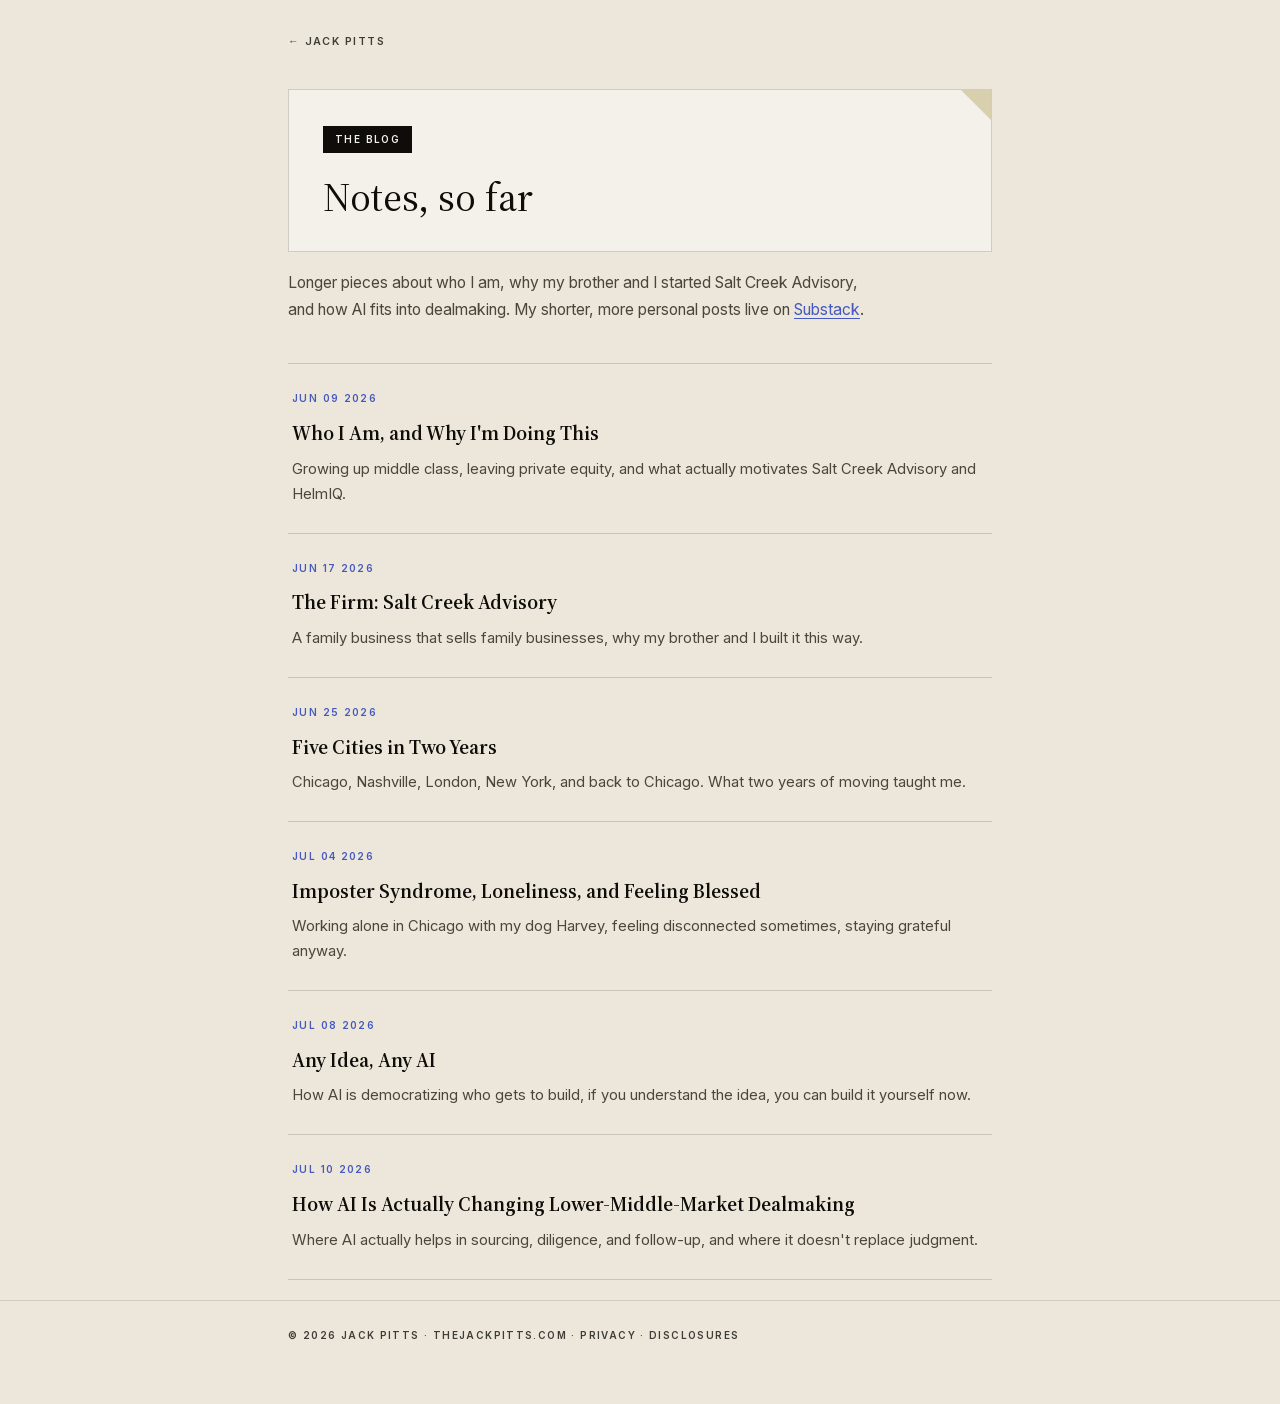
<file: blog/index.html>
<!DOCTYPE html>
<html lang="en">
<head>
<meta charset="UTF-8">
<meta name="viewport" content="width=device-width, initial-scale=1.0">
<title>Blog · Jack Pitts on M&A, AI, and Building Companies</title>
<meta name="description" content="Notes from Jack Pitts on building Salt Creek Advisory and HelmIQ, moving five times in two years, and where AI is actually changing dealmaking.">
<link rel="canonical" href="https://thejackpitts.com/blog/">
<meta name="robots" content="noindex, follow">
<link rel="icon" type="image/svg+xml" href="../assets/favicon.svg">
<meta property="og:type" content="website">
<meta property="og:site_name" content="Jack Pitts">
<meta property="og:title" content="Blog · Jack Pitts on M&A, AI, and Building Companies">
<meta property="og:description" content="Notes from Jack Pitts on building Salt Creek Advisory and HelmIQ, moving five times in two years, and where AI is actually changing dealmaking.">
<meta property="og:url" content="https://thejackpitts.com/blog/">
<meta property="og:image" content="https://thejackpitts.com/assets/og-jack-pitts-2026.jpg">
<meta property="og:image:width" content="1200">
<meta property="og:image:height" content="630">
<meta property="og:image:alt" content="Jack Pitts">
<meta name="twitter:card" content="summary_large_image">
<meta name="twitter:title" content="Blog · Jack Pitts on M&A, AI, and Building Companies">
<meta name="twitter:description" content="Notes from Jack Pitts on building Salt Creek Advisory and HelmIQ, moving five times in two years, and where AI is actually changing dealmaking.">
<meta name="twitter:image" content="https://thejackpitts.com/assets/og-jack-pitts-2026.jpg">
<link rel="preload" href="/assets/fonts/source-serif-4-var.woff2" as="font" type="font/woff2" crossorigin>
<link rel="preload" href="/assets/fonts/inter-var.woff2" as="font" type="font/woff2" crossorigin>
<link rel="stylesheet" href="/assets/fonts.css">
<link rel="stylesheet" href="../assets/blog.css">
<script type="application/ld+json">
{
  "@context": "https://schema.org",
  "@type": "Blog",
  "name": "Jack Pitts — Blog",
  "url": "https://thejackpitts.com/blog/",
  "author": { "@type": "Person", "name": "Jack Pitts" },
  "blogPost": [
    { "@type": "BlogPosting", "headline": "Who I Am, and Why I'm Doing This", "url": "https://thejackpitts.com/blog/who-i-am-and-why.html", "datePublished": "2026-06-09" },
    { "@type": "BlogPosting", "headline": "The Firm: Salt Creek Advisory", "url": "https://thejackpitts.com/blog/salt-creek-advisory.html", "datePublished": "2026-06-17" },
    { "@type": "BlogPosting", "headline": "Five Cities in Two Years", "url": "https://thejackpitts.com/blog/five-cities-two-years.html", "datePublished": "2026-06-25" },
    { "@type": "BlogPosting", "headline": "Imposter Syndrome, Loneliness, and Feeling Blessed", "url": "https://thejackpitts.com/blog/imposter-lonely-grateful.html", "datePublished": "2026-07-04" },
    { "@type": "BlogPosting", "headline": "Any Idea, Any AI", "url": "https://thejackpitts.com/blog/any-idea-any-ai.html", "datePublished": "2026-07-08" },
    { "@type": "BlogPosting", "headline": "How AI Is Actually Changing Lower-Middle-Market Dealmaking", "url": "https://thejackpitts.com/blog/ai-lower-middle-market-ma.html", "datePublished": "2026-07-10" }
  ]
}
</script>
</head>
<body>
<main class="wrap">
  <nav class="blog-nav"><a href="/">← Jack Pitts</a></nav>
  <div class="post-head" style="margin-top:36px">
    <div class="stamp">THE BLOG</div>
    <h1>Notes, so far</h1>
  </div>
  <p class="blog-intro">Longer pieces about who I am, why my brother and I started Salt Creek Advisory, and how AI fits into dealmaking. My shorter, more personal posts live on <a href="https://thejackpitts.substack.com/" target="_blank" rel="noopener">Substack</a>.</p>
  <ul class="post-list">
    <li>
      <a href="who-i-am-and-why.html">
        <div class="p-date">JUN 09 2026</div>
        <h2>Who I Am, and Why I'm Doing This</h2>
        <p>Growing up middle class, leaving private equity, and what actually motivates Salt Creek Advisory and HelmIQ.</p>
      </a>
    </li>
    <li>
      <a href="salt-creek-advisory.html">
        <div class="p-date">JUN 17 2026</div>
        <h2>The Firm: Salt Creek Advisory</h2>
        <p>A family business that sells family businesses, why my brother and I built it this way.</p>
      </a>
    </li>
    <li>
      <a href="five-cities-two-years.html">
        <div class="p-date">JUN 25 2026</div>
        <h2>Five Cities in Two Years</h2>
        <p>Chicago, Nashville, London, New York, and back to Chicago. What two years of moving taught me.</p>
      </a>
    </li>
    <li>
      <a href="imposter-lonely-grateful.html">
        <div class="p-date">JUL 04 2026</div>
        <h2>Imposter Syndrome, Loneliness, and Feeling Blessed</h2>
        <p>Working alone in Chicago with my dog Harvey, feeling disconnected sometimes, staying grateful anyway.</p>
      </a>
    </li>
    <li>
      <a href="any-idea-any-ai.html">
        <div class="p-date">JUL 08 2026</div>
        <h2>Any Idea, Any AI</h2>
        <p>How AI is democratizing who gets to build, if you understand the idea, you can build it yourself now.</p>
      </a>
    </li>
    <li>
      <a href="ai-lower-middle-market-ma.html">
        <div class="p-date">JUL 10 2026</div>
        <h2>How AI Is Actually Changing Lower-Middle-Market Dealmaking</h2>
        <p>Where AI actually helps in sourcing, diligence, and follow-up, and where it doesn't replace judgment.</p>
      </a>
    </li>
  </ul>
</main>
<footer class="blog-foot">
  <div class="wrap">© <span id="yr"></span> Jack Pitts · <a href="/">thejackpitts.com</a> · <a href="/privacy.html">Privacy</a> · <a href="/disclosures.html">Disclosures</a></div>
</footer>
<script src="/assets/year.js"></script>
</body>
</html>
</file>
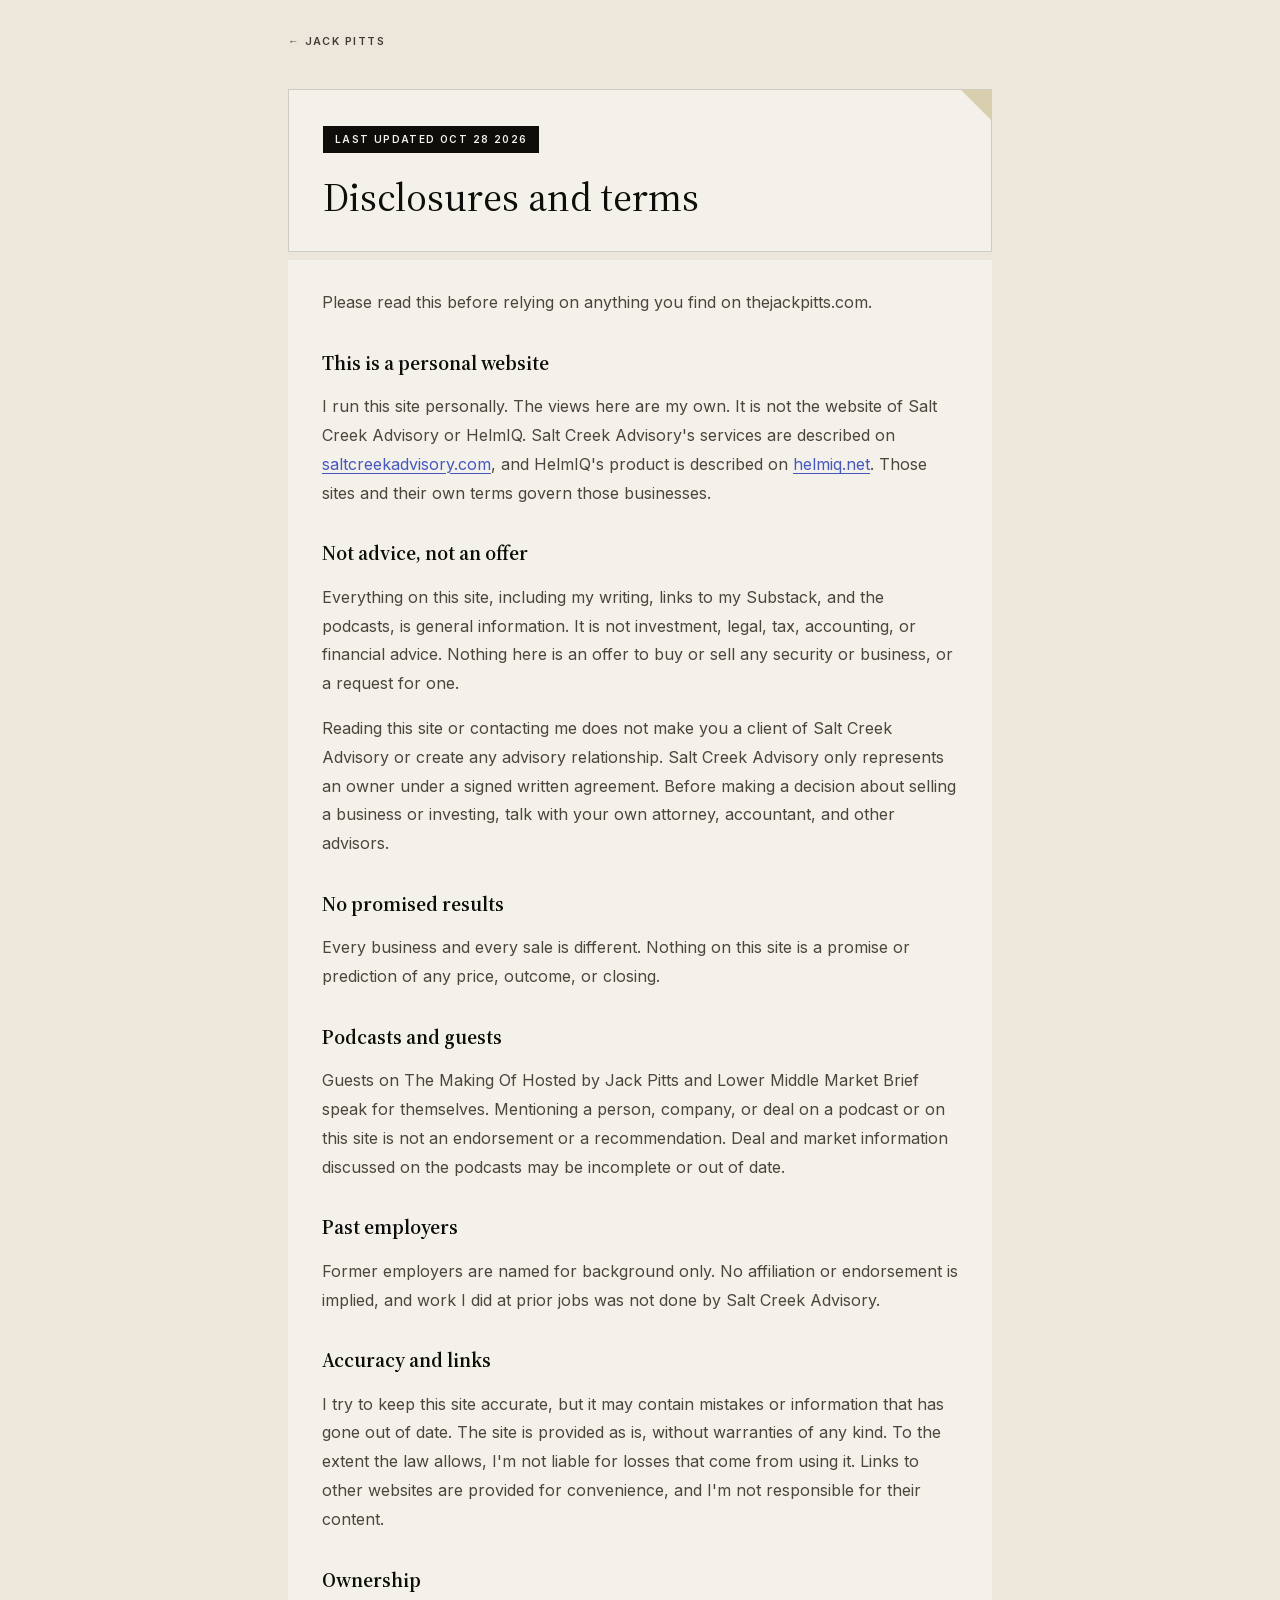
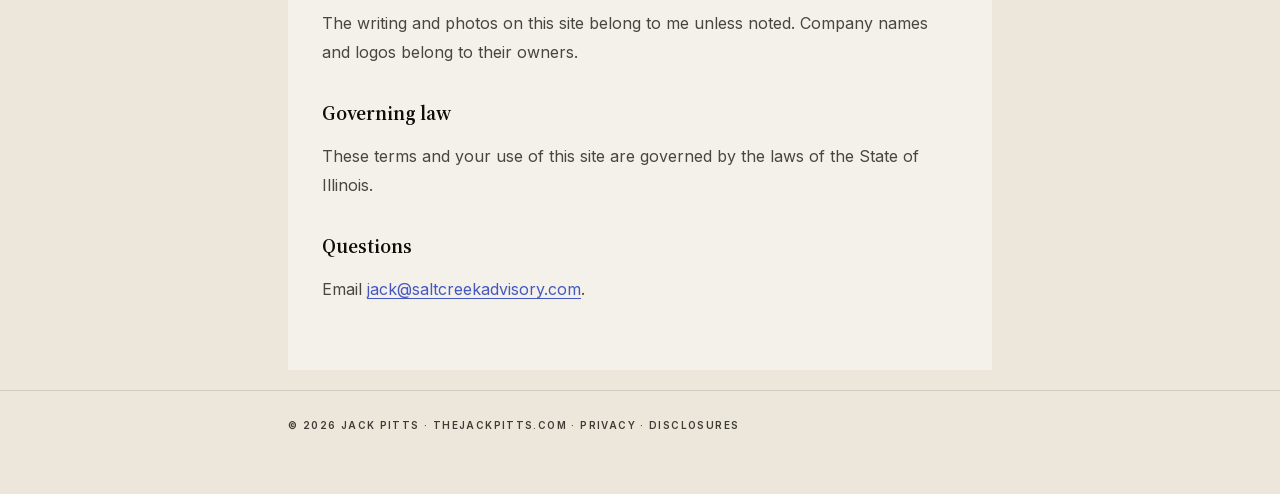
<file: disclosures.html>
<!DOCTYPE html>
<html lang="en">
<head>
<meta charset="UTF-8">
<meta name="viewport" content="width=device-width, initial-scale=1.0">
<title>Disclosures and Terms · Jack Pitts</title>
<meta name="description" content="Disclosures and terms for thejackpitts.com, the personal website of Jack Pitts. General information only, not advice or an offer.">
<link rel="canonical" href="https://thejackpitts.com/disclosures.html">
<meta name="robots" content="index, follow">
<link rel="icon" type="image/svg+xml" href="/assets/favicon.svg">
<link rel="preload" href="/assets/fonts/source-serif-4-var.woff2" as="font" type="font/woff2" crossorigin>
<link rel="preload" href="/assets/fonts/inter-var.woff2" as="font" type="font/woff2" crossorigin>
<link rel="stylesheet" href="/assets/fonts.css">
<link rel="stylesheet" href="/assets/blog.css">
</head>
<body>
<div class="wrap">
  <nav class="blog-nav"><a href="/">← Jack Pitts</a></nav>
  <div class="post-head">
    <div class="stamp">Last updated Oct 28 2026</div>
    <h1>Disclosures and terms</h1>
  </div>
  <main class="post-body legal">
    <p>Please read this before relying on anything you find on thejackpitts.com.</p>
    <h2>This is a personal website</h2>
    <p>I run this site personally. The views here are my own. It is not the website of Salt Creek Advisory or HelmIQ. Salt Creek Advisory's services are described on <a href="https://saltcreekadvisory.com" target="_blank" rel="noopener">saltcreekadvisory.com</a>, and HelmIQ's product is described on <a href="https://helmiq.net" target="_blank" rel="noopener">helmiq.net</a>. Those sites and their own terms govern those businesses.</p>
    <h2>Not advice, not an offer</h2>
    <p>Everything on this site, including my writing, links to my Substack, and the podcasts, is general information. It is not investment, legal, tax, accounting, or financial advice. Nothing here is an offer to buy or sell any security or business, or a request for one.</p>
    <p>Reading this site or contacting me does not make you a client of Salt Creek Advisory or create any advisory relationship. Salt Creek Advisory only represents an owner under a signed written agreement. Before making a decision about selling a business or investing, talk with your own attorney, accountant, and other advisors.</p>
    <h2>No promised results</h2>
    <p>Every business and every sale is different. Nothing on this site is a promise or prediction of any price, outcome, or closing.</p>
    <h2>Podcasts and guests</h2>
    <p>Guests on The Making Of Hosted by Jack Pitts and Lower Middle Market Brief speak for themselves. Mentioning a person, company, or deal on a podcast or on this site is not an endorsement or a recommendation. Deal and market information discussed on the podcasts may be incomplete or out of date.</p>
    <h2>Past employers</h2>
    <p>Former employers are named for background only. No affiliation or endorsement is implied, and work I did at prior jobs was not done by Salt Creek Advisory.</p>
    <h2>Accuracy and links</h2>
    <p>I try to keep this site accurate, but it may contain mistakes or information that has gone out of date. The site is provided as is, without warranties of any kind. To the extent the law allows, I'm not liable for losses that come from using it. Links to other websites are provided for convenience, and I'm not responsible for their content.</p>
    <h2>Ownership</h2>
    <p>The writing and photos on this site belong to me unless noted. Company names and logos belong to their owners.</p>
    <h2>Governing law</h2>
    <p>These terms and your use of this site are governed by the laws of the State of Illinois.</p>
    <h2>Questions</h2>
    <p>Email <a href="mailto:jack@saltcreekadvisory.com">jack@saltcreekadvisory.com</a>.</p>
  </main>
</div>
<footer class="blog-foot">
  <div class="wrap">© <span id="yr"></span> Jack Pitts · <a href="/">thejackpitts.com</a> · <a href="/privacy.html">Privacy</a> · <a href="/disclosures.html">Disclosures</a></div>
</footer>
<script src="/assets/year.js"></script>
</body>
</html>
</file>
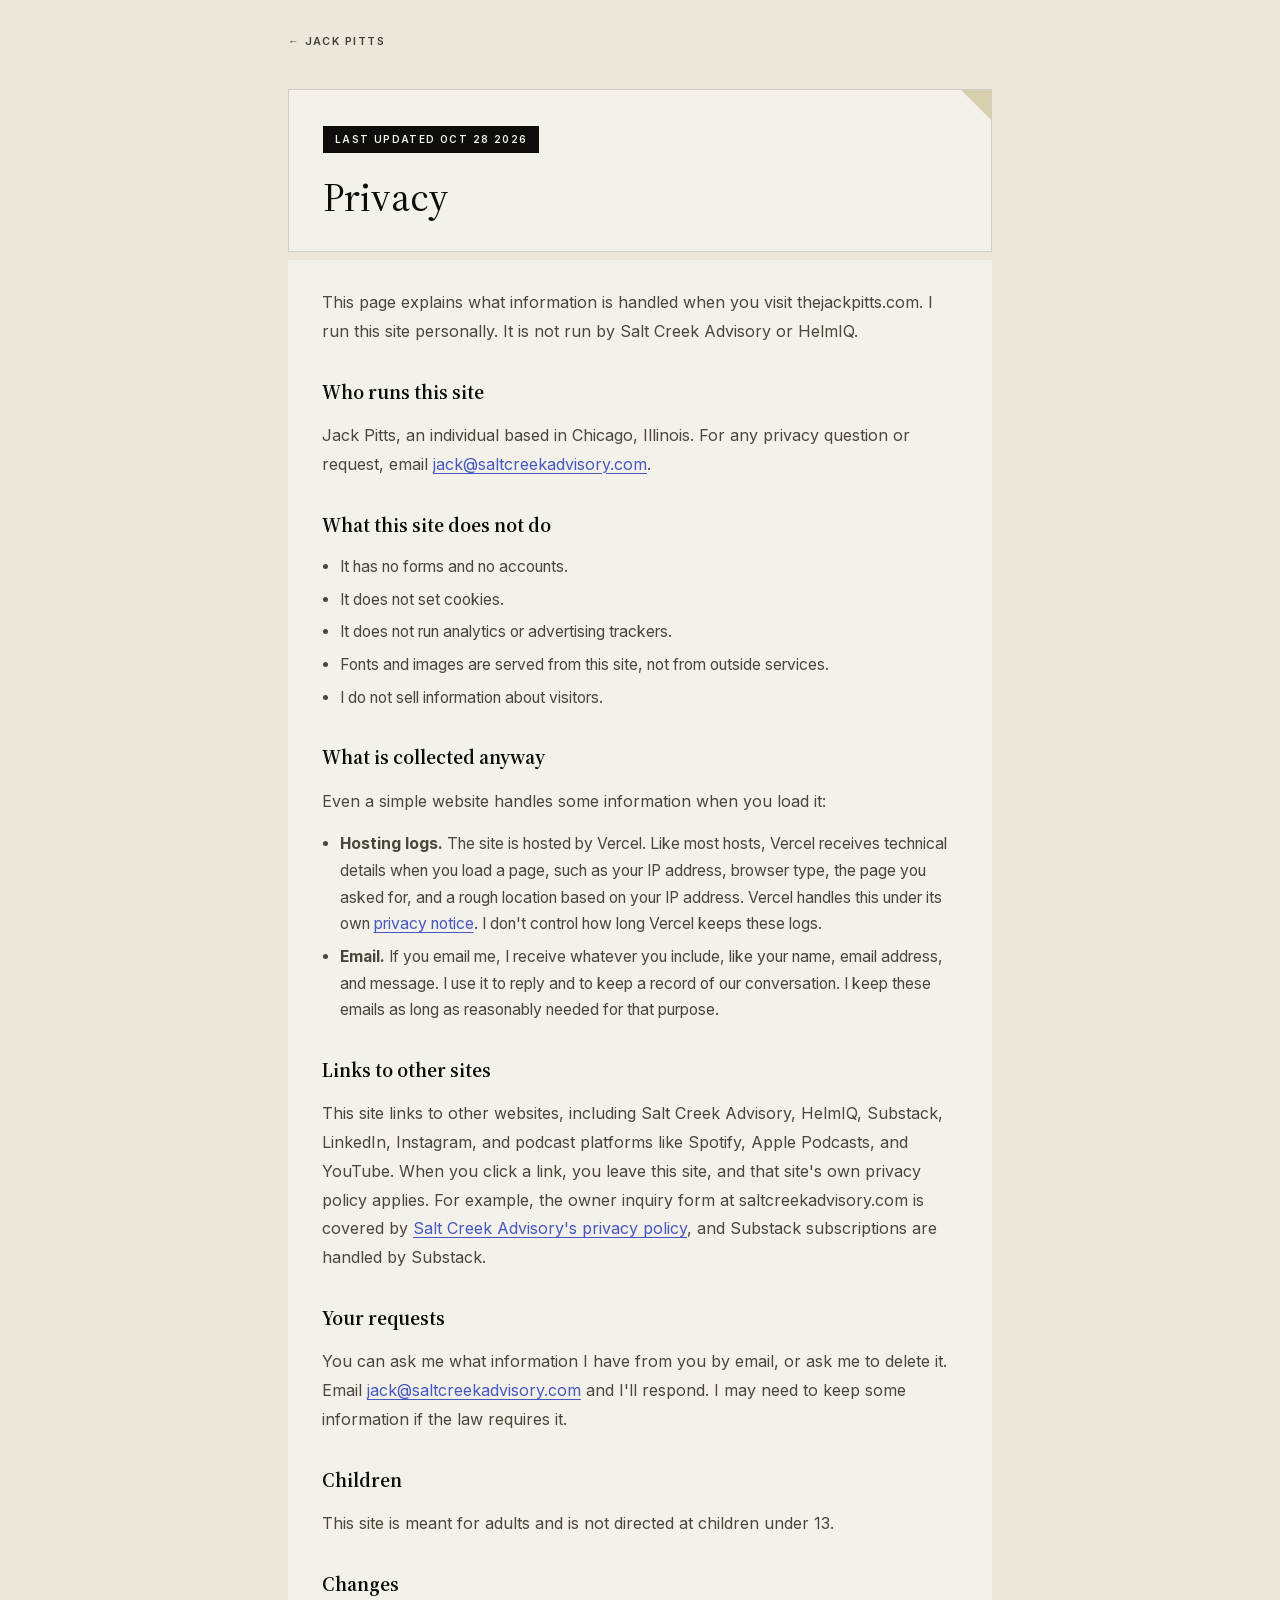
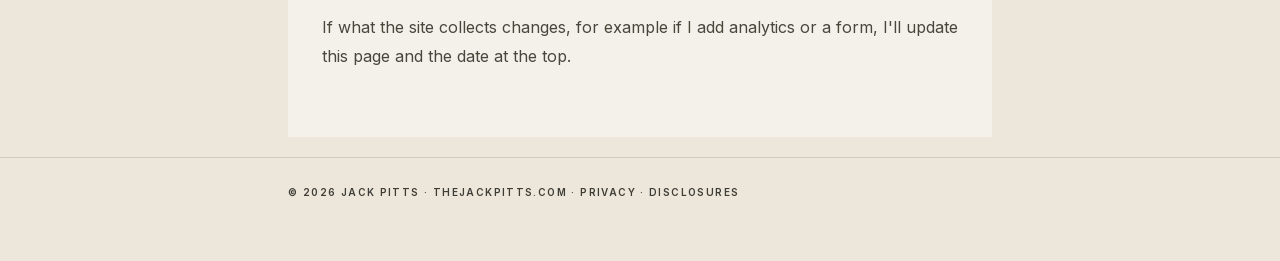
<file: privacy.html>
<!DOCTYPE html>
<html lang="en">
<head>
<meta charset="UTF-8">
<meta name="viewport" content="width=device-width, initial-scale=1.0">
<title>Privacy · Jack Pitts</title>
<meta name="description" content="How thejackpitts.com handles visitor information: no forms, no cookies, no analytics, plus what hosting and fonts still receive.">
<link rel="canonical" href="https://thejackpitts.com/privacy.html">
<meta name="robots" content="index, follow">
<link rel="icon" type="image/svg+xml" href="/assets/favicon.svg">
<link rel="preload" href="/assets/fonts/source-serif-4-var.woff2" as="font" type="font/woff2" crossorigin>
<link rel="preload" href="/assets/fonts/inter-var.woff2" as="font" type="font/woff2" crossorigin>
<link rel="stylesheet" href="/assets/fonts.css">
<link rel="stylesheet" href="/assets/blog.css">
</head>
<body>
<div class="wrap">
  <nav class="blog-nav"><a href="/">← Jack Pitts</a></nav>
  <div class="post-head">
    <div class="stamp">Last updated Oct 28 2026</div>
    <h1>Privacy</h1>
  </div>
  <main class="post-body legal">
    <p>This page explains what information is handled when you visit thejackpitts.com. I run this site personally. It is not run by Salt Creek Advisory or HelmIQ.</p>
    <h2>Who runs this site</h2>
    <p>Jack Pitts, an individual based in Chicago, Illinois. For any privacy question or request, email <a href="mailto:jack@saltcreekadvisory.com">jack@saltcreekadvisory.com</a>.</p>
    <h2>What this site does not do</h2>
    <ul>
      <li>It has no forms and no accounts.</li>
      <li>It does not set cookies.</li>
      <li>It does not run analytics or advertising trackers.</li>
      <li>Fonts and images are served from this site, not from outside services.</li>
      <li>I do not sell information about visitors.</li>
    </ul>
    <h2>What is collected anyway</h2>
    <p>Even a simple website handles some information when you load it:</p>
    <ul>
      <li><strong>Hosting logs.</strong> The site is hosted by Vercel. Like most hosts, Vercel receives technical details when you load a page, such as your IP address, browser type, the page you asked for, and a rough location based on your IP address. Vercel handles this under its own <a href="https://vercel.com/legal/privacy-policy" target="_blank" rel="noopener">privacy notice</a>. I don't control how long Vercel keeps these logs.</li>
      <li><strong>Email.</strong> If you email me, I receive whatever you include, like your name, email address, and message. I use it to reply and to keep a record of our conversation. I keep these emails as long as reasonably needed for that purpose.</li>
    </ul>
    <h2>Links to other sites</h2>
    <p>This site links to other websites, including Salt Creek Advisory, HelmIQ, Substack, LinkedIn, Instagram, and podcast platforms like Spotify, Apple Podcasts, and YouTube. When you click a link, you leave this site, and that site's own privacy policy applies. For example, the owner inquiry form at saltcreekadvisory.com is covered by <a href="https://saltcreekadvisory.com/privacy" target="_blank" rel="noopener">Salt Creek Advisory's privacy policy</a>, and Substack subscriptions are handled by Substack.</p>
    <h2>Your requests</h2>
    <p>You can ask me what information I have from you by email, or ask me to delete it. Email <a href="mailto:jack@saltcreekadvisory.com">jack@saltcreekadvisory.com</a> and I'll respond. I may need to keep some information if the law requires it.</p>
    <h2>Children</h2>
    <p>This site is meant for adults and is not directed at children under 13.</p>
    <h2>Changes</h2>
    <p>If what the site collects changes, for example if I add analytics or a form, I'll update this page and the date at the top.</p>
  </main>
</div>
<footer class="blog-foot">
  <div class="wrap">© <span id="yr"></span> Jack Pitts · <a href="/">thejackpitts.com</a> · <a href="/privacy.html">Privacy</a> · <a href="/disclosures.html">Disclosures</a></div>
</footer>
<script src="/assets/year.js"></script>
</body>
</html>
</file>
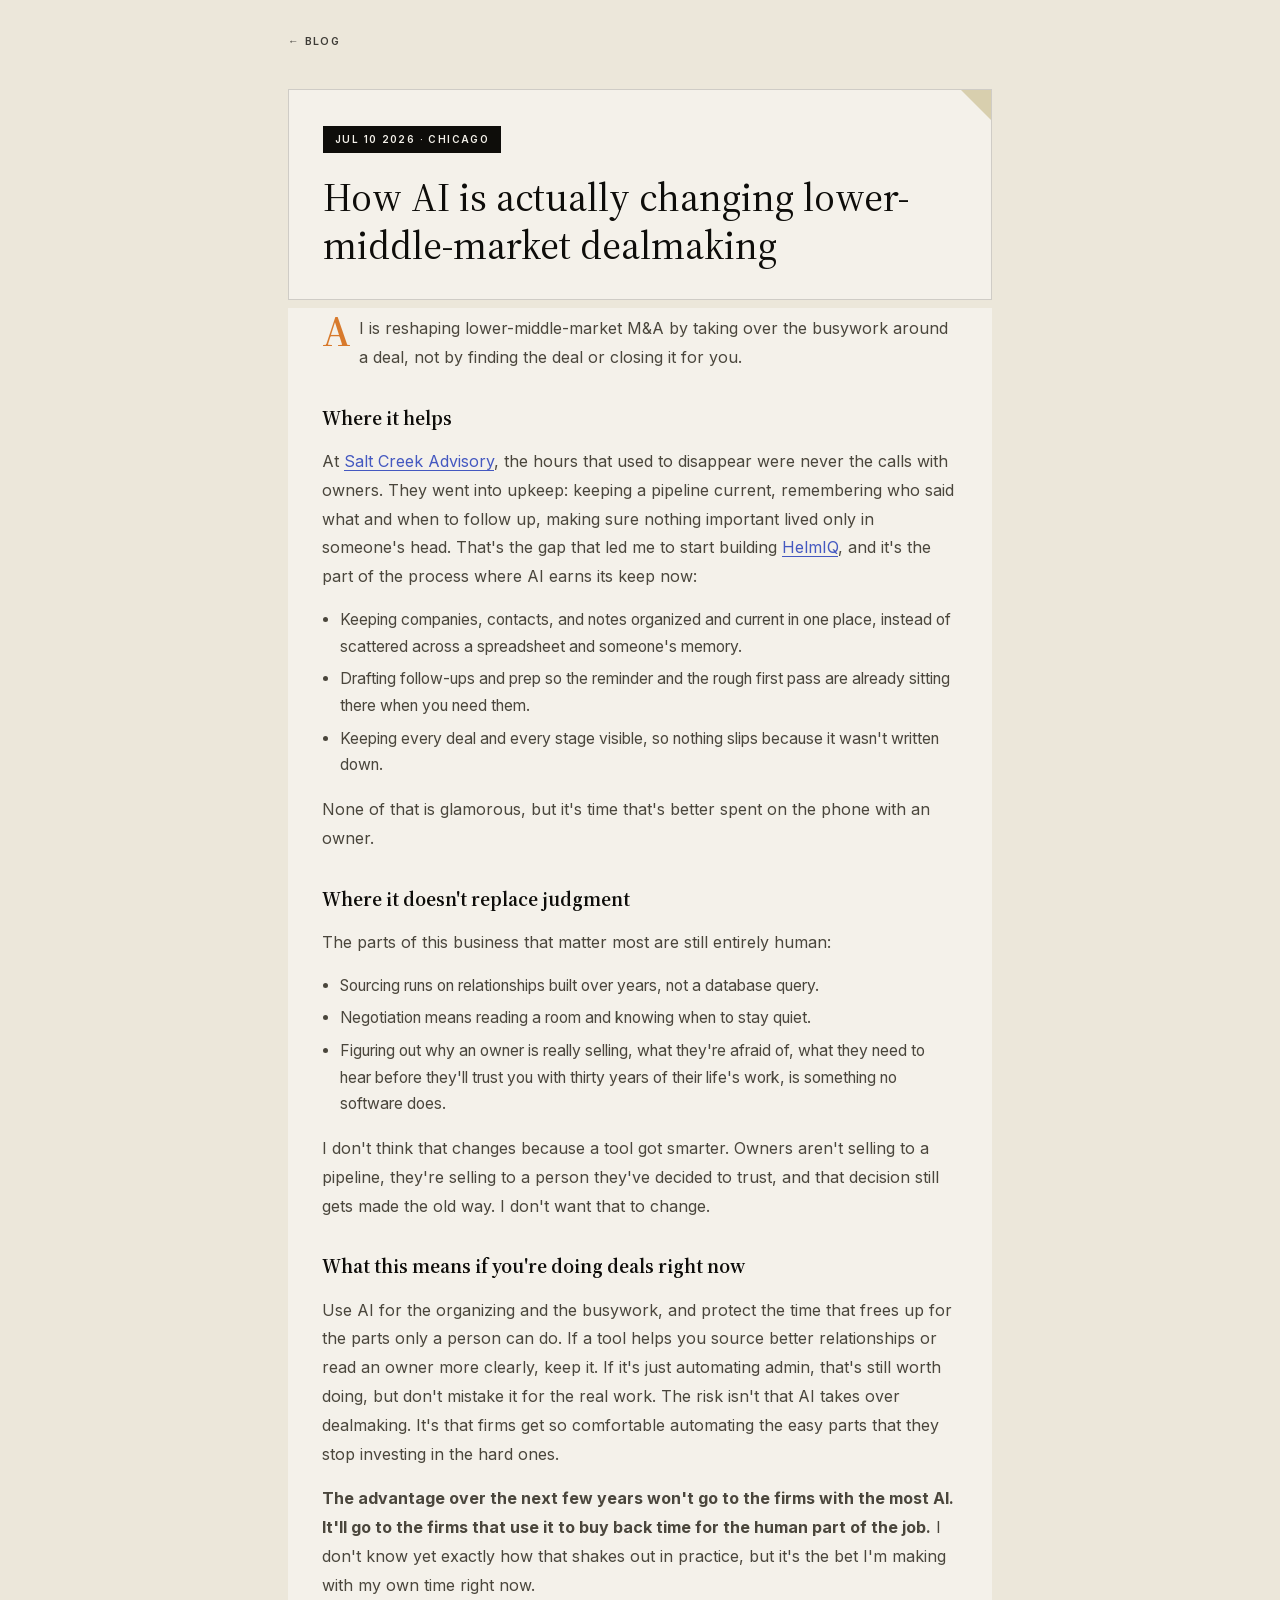
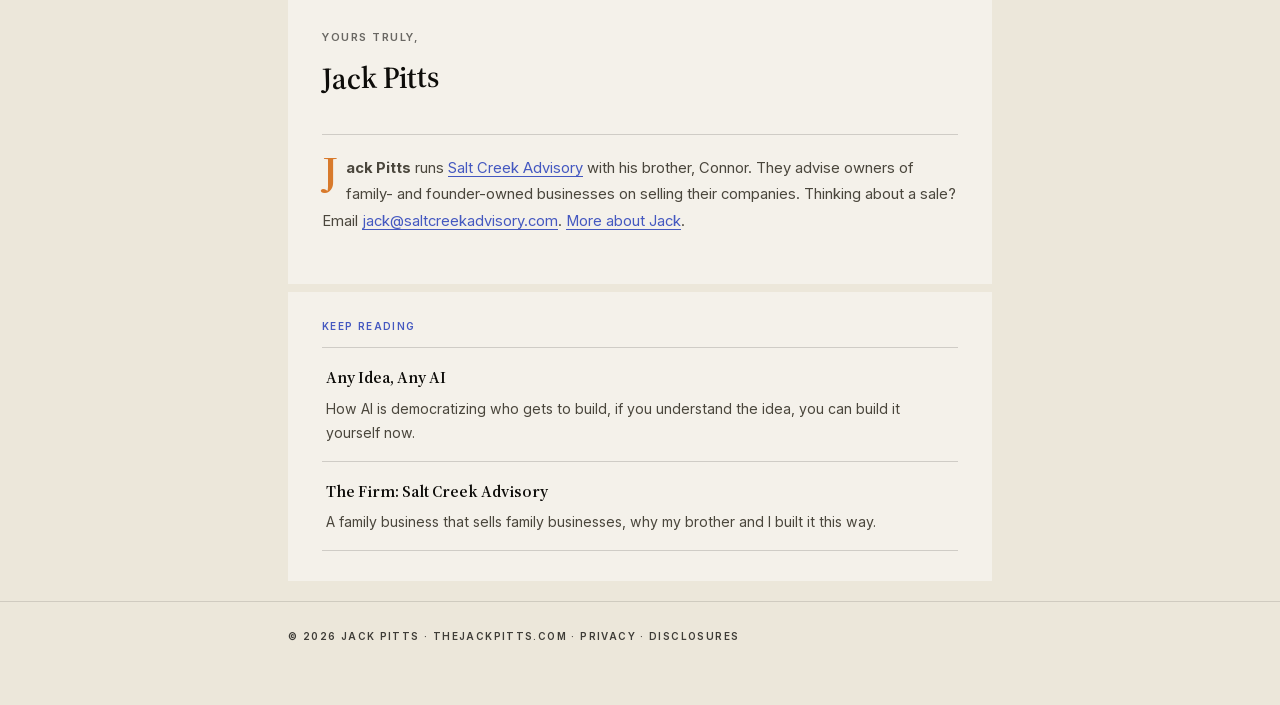
<file: blog/ai-lower-middle-market-ma.html>
<!DOCTYPE html>
<html lang="en">
<head>
<meta charset="UTF-8">
<meta name="viewport" content="width=device-width, initial-scale=1.0">
<title>How AI Is Changing Lower-Middle-Market M&A · Jack Pitts</title>
<meta name="description" content="Where AI actually helps in lower-middle-market M&A sourcing, diligence, and follow-up, and where it still doesn't replace judgment. From Jack Pitts.">
<link rel="canonical" href="https://thejackpitts.com/blog/ai-lower-middle-market-ma.html">
<meta name="robots" content="noindex, follow">
<link rel="icon" type="image/svg+xml" href="../assets/favicon.svg">
<meta property="og:type" content="article">
<meta property="og:site_name" content="Jack Pitts">
<meta property="og:title" content="How AI Is Changing Lower-Middle-Market M&A · Jack Pitts">
<meta property="og:description" content="Where AI actually helps in lower-middle-market M&A sourcing, diligence, and follow-up, and where it still doesn't replace judgment. From Jack Pitts.">
<meta property="og:url" content="https://thejackpitts.com/blog/ai-lower-middle-market-ma.html">
<meta property="og:image" content="https://thejackpitts.com/assets/og-jack-pitts-2026.jpg">
<meta property="og:image:width" content="1200">
<meta property="og:image:height" content="630">
<meta property="og:image:alt" content="Jack Pitts">
<meta name="twitter:card" content="summary_large_image">
<meta name="twitter:title" content="How AI Is Changing Lower-Middle-Market M&A · Jack Pitts">
<meta name="twitter:description" content="Where AI actually helps in lower-middle-market M&A sourcing, diligence, and follow-up, and where it still doesn't replace judgment. From Jack Pitts.">
<meta name="twitter:image" content="https://thejackpitts.com/assets/og-jack-pitts-2026.jpg">
<link rel="preload" href="/assets/fonts/source-serif-4-var.woff2" as="font" type="font/woff2" crossorigin>
<link rel="preload" href="/assets/fonts/inter-var.woff2" as="font" type="font/woff2" crossorigin>
<link rel="stylesheet" href="/assets/fonts.css">
<link rel="stylesheet" href="../assets/blog.css">
<script type="application/ld+json">
{
  "@context": "https://schema.org",
  "@type": "BlogPosting",
  "headline": "How AI Is Actually Changing Lower-Middle-Market Dealmaking",
  "datePublished": "2026-07-10",
  "dateModified": "2026-10-28",
  "author": { "@type": "Person", "@id": "https://thejackpitts.com/#jack", "name": "Jack Pitts", "url": "https://thejackpitts.com/" },
  "publisher": { "@type": "Person", "name": "Jack Pitts", "url": "https://thejackpitts.com/" },
  "image": "https://thejackpitts.com/assets/og-jack-pitts-2026.jpg",
  "mainEntityOfPage": { "@type": "WebPage", "@id": "https://thejackpitts.com/blog/ai-lower-middle-market-ma.html" },
  "description": "Where AI actually helps in lower-middle-market M&A sourcing, diligence, and follow-up, and where it still doesn't replace judgment. From Jack Pitts."
}
</script>
<script type="application/ld+json">
{
  "@context": "https://schema.org",
  "@type": "BreadcrumbList",
  "itemListElement": [
    { "@type": "ListItem", "position": 1, "name": "Jack Pitts", "item": "https://thejackpitts.com/" },
    { "@type": "ListItem", "position": 2, "name": "Blog", "item": "https://thejackpitts.com/blog/" },
    { "@type": "ListItem", "position": 3, "name": "How AI Is Actually Changing Lower-Middle-Market Dealmaking" }
  ]
}
</script>
</head>
<body>
<main class="wrap">
  <nav class="blog-nav"><a href="/blog/">← Blog</a></nav>
  <div class="post-head">
    <div class="stamp">JUL 10 2026 · CHICAGO</div>
    <h1>How AI is actually changing lower-middle-market dealmaking</h1>
  </div>
  <div class="post-body">
    <p>AI is reshaping lower-middle-market M&A by taking over the busywork around a deal, not by finding the deal or closing it for you.</p>
    <h2>Where it helps</h2>
    <p>At <a href="https://saltcreekadvisory.com/">Salt Creek Advisory</a>, the hours that used to disappear were never the calls with owners. They went into upkeep: keeping a pipeline current, remembering who said what and when to follow up, making sure nothing important lived only in someone's head. That's the gap that led me to start building <a href="https://helmiq.net">HelmIQ</a>, and it's the part of the process where AI earns its keep now:</p>
    <ul>
      <li>Keeping companies, contacts, and notes organized and current in one place, instead of scattered across a spreadsheet and someone's memory.</li>
      <li>Drafting follow-ups and prep so the reminder and the rough first pass are already sitting there when you need them.</li>
      <li>Keeping every deal and every stage visible, so nothing slips because it wasn't written down.</li>
    </ul>
    <p>None of that is glamorous, but it's time that's better spent on the phone with an owner.</p>
    <h2>Where it doesn't replace judgment</h2>
    <p>The parts of this business that matter most are still entirely human:</p>
    <ul>
      <li>Sourcing runs on relationships built over years, not a database query.</li>
      <li>Negotiation means reading a room and knowing when to stay quiet.</li>
      <li>Figuring out why an owner is really selling, what they're afraid of, what they need to hear before they'll trust you with thirty years of their life's work, is something no software does.</li>
    </ul>
    <p>I don't think that changes because a tool got smarter. Owners aren't selling to a pipeline, they're selling to a person they've decided to trust, and that decision still gets made the old way. I don't want that to change.</p>
    <h2>What this means if you're doing deals right now</h2>
    <p>Use AI for the organizing and the busywork, and protect the time that frees up for the parts only a person can do. If a tool helps you source better relationships or read an owner more clearly, keep it. If it's just automating admin, that's still worth doing, but don't mistake it for the real work. The risk isn't that AI takes over dealmaking. It's that firms get so comfortable automating the easy parts that they stop investing in the hard ones.</p>
    <p><strong>The advantage over the next few years won't go to the firms with the most AI. It'll go to the firms that use it to buy back time for the human part of the job.</strong> I don't know yet exactly how that shakes out in practice, but it's the bet I'm making with my own time right now.</p>
    <div class="byline">
      <div class="sig-close">Yours truly,</div>
      <div class="sig-name">Jack Pitts</div>
    </div>
    <aside class="author-box" aria-label="About the author">
      <p><strong>Jack Pitts</strong> runs <a href="https://saltcreekadvisory.com" target="_blank" rel="noopener">Salt Creek Advisory</a> with his brother, Connor. They advise owners of family- and founder-owned businesses on selling their companies. Thinking about a sale? Email <a href="mailto:jack@saltcreekadvisory.com">jack@saltcreekadvisory.com</a>. <a href="/">More about Jack</a>.</p>
    </aside>
  </div>
  <nav class="related" aria-label="More posts">
    <h2 class="r-label">Keep reading</h2>
    <ul>
      <li>
        <a href="any-idea-any-ai.html">
          <h3>Any Idea, Any AI</h3>
          <p>How AI is democratizing who gets to build, if you understand the idea, you can build it yourself now.</p>
        </a>
      </li>
      <li>
        <a href="salt-creek-advisory.html">
          <h3>The Firm: Salt Creek Advisory</h3>
          <p>A family business that sells family businesses, why my brother and I built it this way.</p>
        </a>
      </li>
    </ul>
  </nav>
</main>
<footer class="blog-foot">
  <div class="wrap">© <span id="yr"></span> Jack Pitts · <a href="/">thejackpitts.com</a> · <a href="/privacy.html">Privacy</a> · <a href="/disclosures.html">Disclosures</a></div>
</footer>
<script src="/assets/year.js"></script>
</body>
</html>
</file>
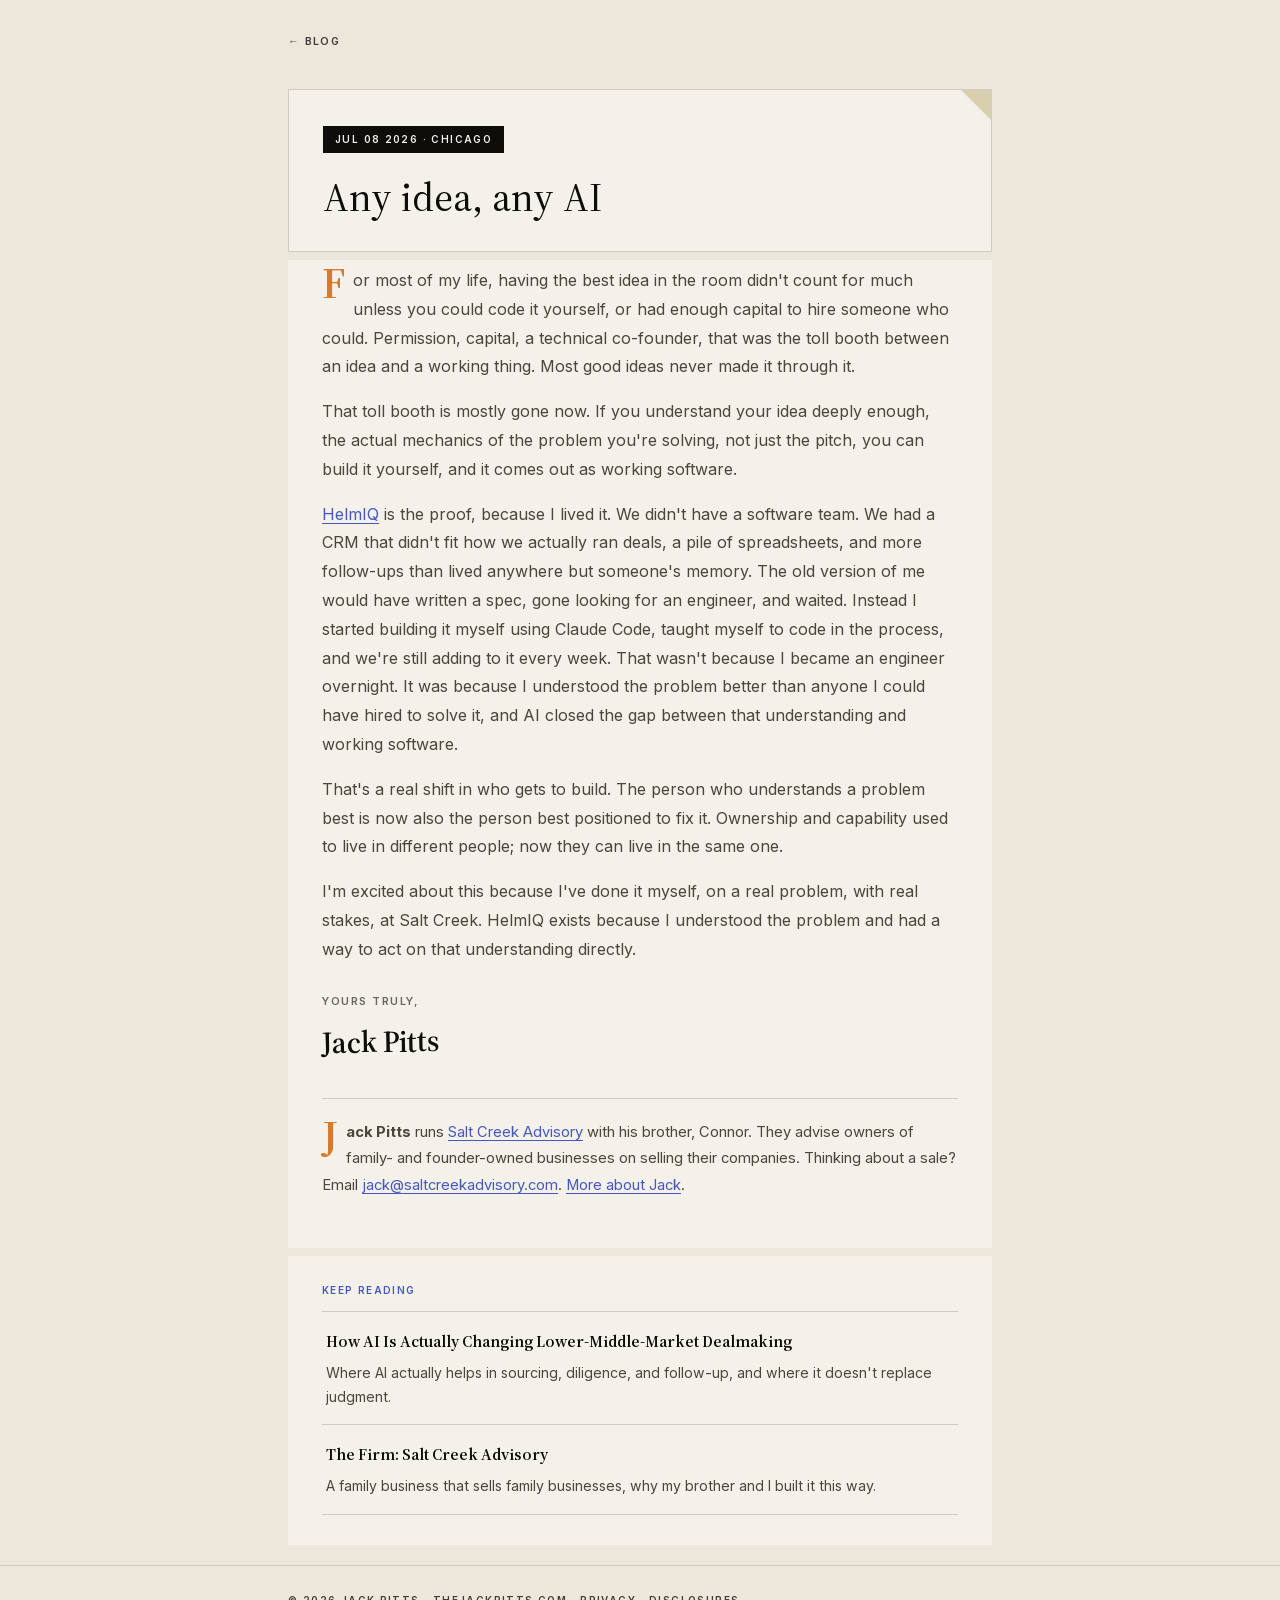
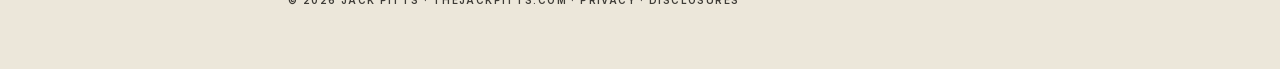
<file: blog/any-idea-any-ai.html>
<!DOCTYPE html>
<html lang="en">
<head>
<meta charset="UTF-8">
<meta name="viewport" content="width=device-width, initial-scale=1.0">
<title>Any Idea, Any AI · Jack Pitts</title>
<meta name="description" content="Jack Pitts on how AI is democratizing who gets to build, if you understand the idea, you can build it yourself now.">
<link rel="canonical" href="https://thejackpitts.com/blog/any-idea-any-ai.html">
<meta name="robots" content="noindex, follow">
<link rel="icon" type="image/svg+xml" href="../assets/favicon.svg">
<meta property="og:type" content="article">
<meta property="og:site_name" content="Jack Pitts">
<meta property="og:title" content="Any Idea, Any AI · Jack Pitts">
<meta property="og:description" content="Jack Pitts on how AI is democratizing who gets to build, if you understand the idea, you can build it yourself now.">
<meta property="og:url" content="https://thejackpitts.com/blog/any-idea-any-ai.html">
<meta property="og:image" content="https://thejackpitts.com/assets/og-jack-pitts-2026.jpg">
<meta property="og:image:width" content="1200">
<meta property="og:image:height" content="630">
<meta property="og:image:alt" content="Jack Pitts">
<meta name="twitter:card" content="summary_large_image">
<meta name="twitter:title" content="Any Idea, Any AI · Jack Pitts">
<meta name="twitter:description" content="Jack Pitts on how AI is democratizing who gets to build, if you understand the idea, you can build it yourself now.">
<meta name="twitter:image" content="https://thejackpitts.com/assets/og-jack-pitts-2026.jpg">
<link rel="preload" href="/assets/fonts/source-serif-4-var.woff2" as="font" type="font/woff2" crossorigin>
<link rel="preload" href="/assets/fonts/inter-var.woff2" as="font" type="font/woff2" crossorigin>
<link rel="stylesheet" href="/assets/fonts.css">
<link rel="stylesheet" href="../assets/blog.css">
<script type="application/ld+json">
{
  "@context": "https://schema.org",
  "@type": "BlogPosting",
  "headline": "Any Idea, Any AI",
  "datePublished": "2026-07-08",
  "dateModified": "2026-10-28",
  "author": { "@type": "Person", "@id": "https://thejackpitts.com/#jack", "name": "Jack Pitts", "url": "https://thejackpitts.com/" },
  "publisher": { "@type": "Person", "name": "Jack Pitts", "url": "https://thejackpitts.com/" },
  "image": "https://thejackpitts.com/assets/og-jack-pitts-2026.jpg",
  "mainEntityOfPage": { "@type": "WebPage", "@id": "https://thejackpitts.com/blog/any-idea-any-ai.html" },
  "description": "Jack Pitts on how AI is democratizing who gets to build, if you understand the idea, you can build it yourself now."
}
</script>
<script type="application/ld+json">
{
  "@context": "https://schema.org",
  "@type": "BreadcrumbList",
  "itemListElement": [
    { "@type": "ListItem", "position": 1, "name": "Jack Pitts", "item": "https://thejackpitts.com/" },
    { "@type": "ListItem", "position": 2, "name": "Blog", "item": "https://thejackpitts.com/blog/" },
    { "@type": "ListItem", "position": 3, "name": "Any Idea, Any AI" }
  ]
}
</script>
</head>
<body>
<main class="wrap">
  <nav class="blog-nav"><a href="/blog/">← Blog</a></nav>
  <div class="post-head">
    <div class="stamp">JUL 08 2026 · CHICAGO</div>
    <h1>Any idea, any AI</h1>
  </div>
  <div class="post-body">
    <p>For most of my life, having the best idea in the room didn't count for much unless you could code it yourself, or had enough capital to hire someone who could. Permission, capital, a technical co-founder, that was the toll booth between an idea and a working thing. Most good ideas never made it through it.</p>
    <p>That toll booth is mostly gone now. If you understand your idea deeply enough, the actual mechanics of the problem you're solving, not just the pitch, you can build it yourself, and it comes out as working software.</p>
    <p><a href="https://helmiq.net">HelmIQ</a> is the proof, because I lived it. We didn't have a software team. We had a CRM that didn't fit how we actually ran deals, a pile of spreadsheets, and more follow-ups than lived anywhere but someone's memory. The old version of me would have written a spec, gone looking for an engineer, and waited. Instead I started building it myself using Claude Code, taught myself to code in the process, and we're still adding to it every week. That wasn't because I became an engineer overnight. It was because I understood the problem better than anyone I could have hired to solve it, and AI closed the gap between that understanding and working software.</p>
    <p>That's a real shift in who gets to build. The person who understands a problem best is now also the person best positioned to fix it. Ownership and capability used to live in different people; now they can live in the same one.</p>
    <p>I'm excited about this because I've done it myself, on a real problem, with real stakes, at Salt Creek. HelmIQ exists because I understood the problem and had a way to act on that understanding directly.</p>
    <div class="byline">
      <div class="sig-close">Yours truly,</div>
      <div class="sig-name">Jack Pitts</div>
    </div>
    <aside class="author-box" aria-label="About the author">
      <p><strong>Jack Pitts</strong> runs <a href="https://saltcreekadvisory.com" target="_blank" rel="noopener">Salt Creek Advisory</a> with his brother, Connor. They advise owners of family- and founder-owned businesses on selling their companies. Thinking about a sale? Email <a href="mailto:jack@saltcreekadvisory.com">jack@saltcreekadvisory.com</a>. <a href="/">More about Jack</a>.</p>
    </aside>
  </div>
  <nav class="related" aria-label="More posts">
    <h2 class="r-label">Keep reading</h2>
    <ul>
      <li>
        <a href="ai-lower-middle-market-ma.html">
          <h3>How AI Is Actually Changing Lower-Middle-Market Dealmaking</h3>
          <p>Where AI actually helps in sourcing, diligence, and follow-up, and where it doesn't replace judgment.</p>
        </a>
      </li>
      <li>
        <a href="salt-creek-advisory.html">
          <h3>The Firm: Salt Creek Advisory</h3>
          <p>A family business that sells family businesses, why my brother and I built it this way.</p>
        </a>
      </li>
    </ul>
  </nav>
</main>
<footer class="blog-foot">
  <div class="wrap">© <span id="yr"></span> Jack Pitts · <a href="/">thejackpitts.com</a> · <a href="/privacy.html">Privacy</a> · <a href="/disclosures.html">Disclosures</a></div>
</footer>
<script src="/assets/year.js"></script>
</body>
</html>
</file>
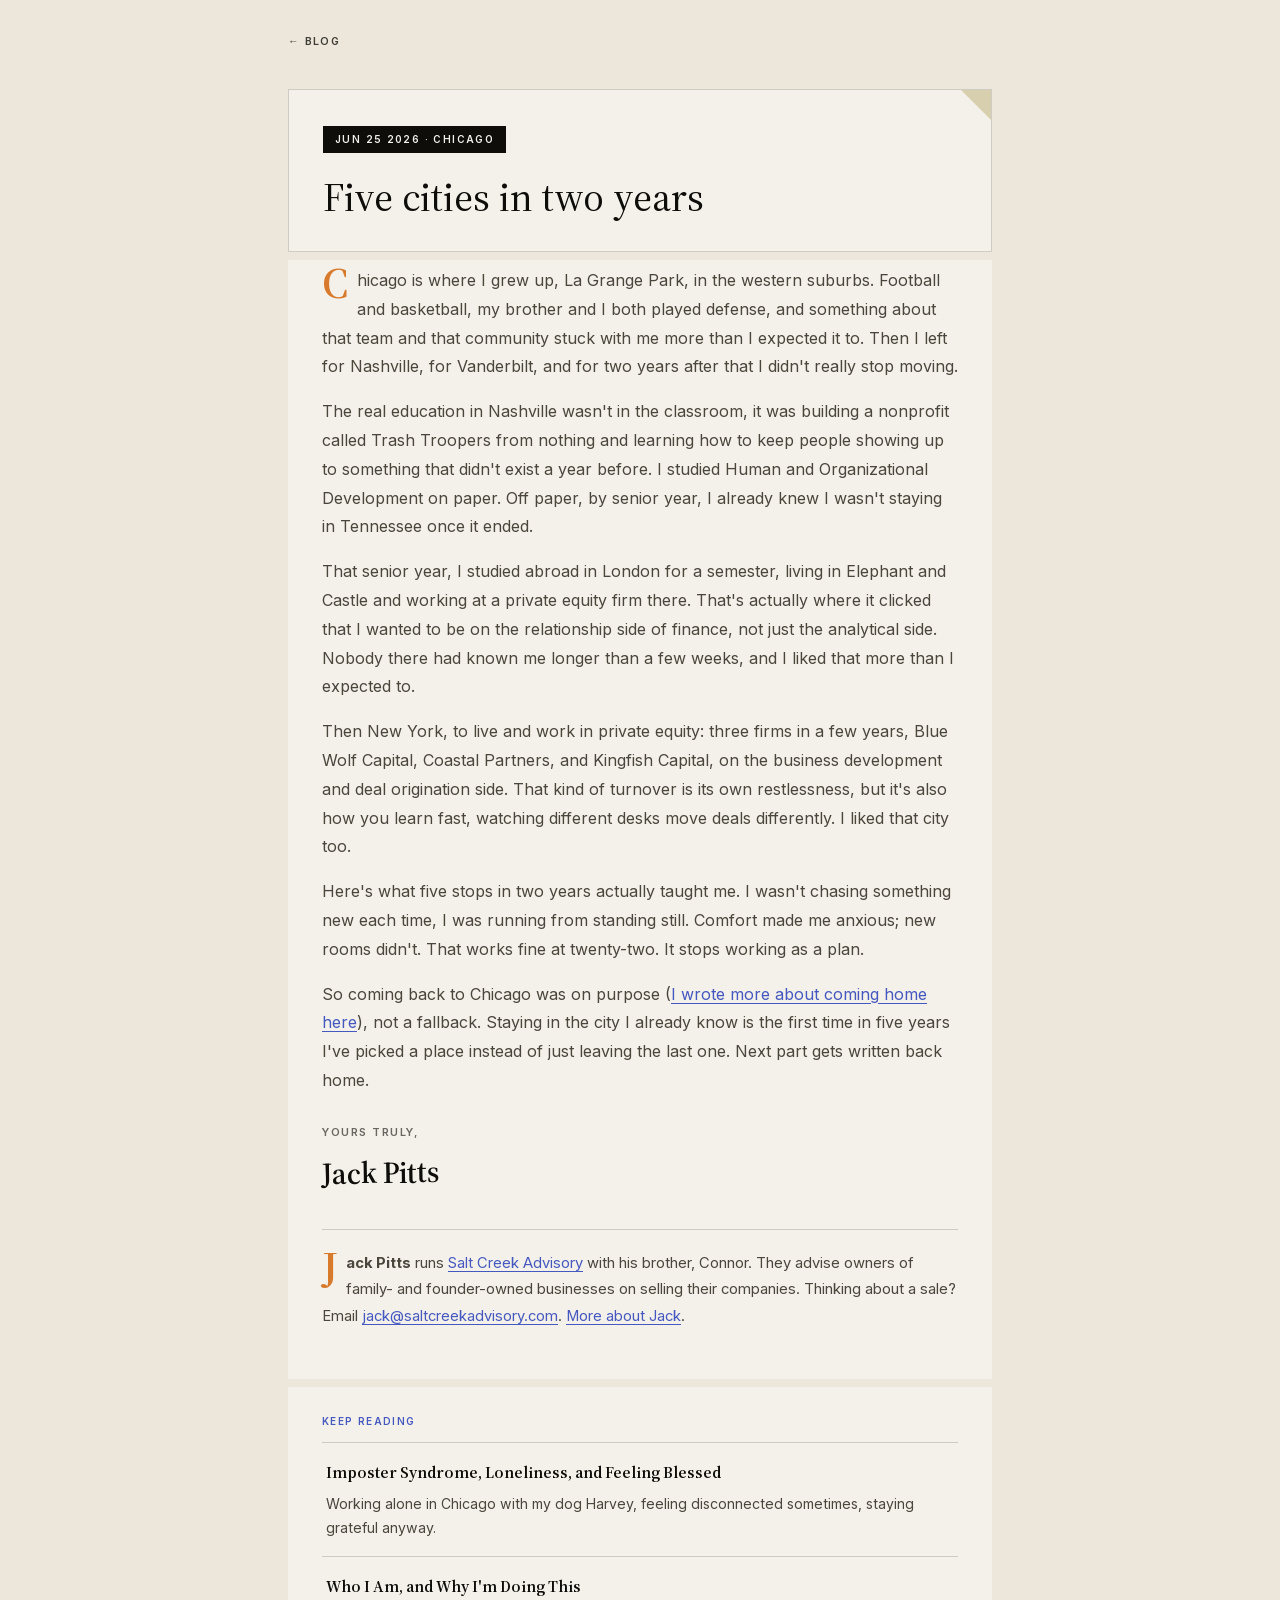
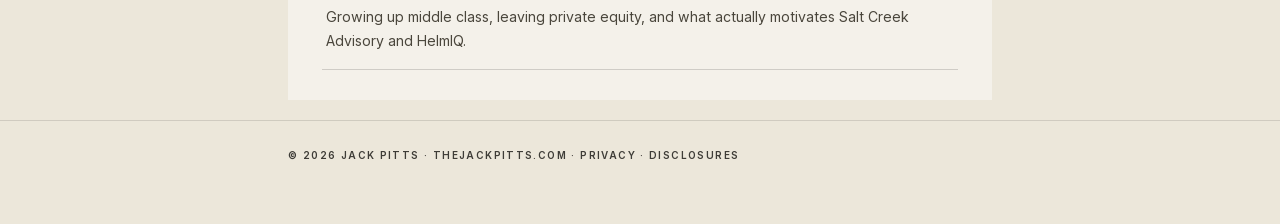
<file: blog/five-cities-two-years.html>
<!DOCTYPE html>
<html lang="en">
<head>
<meta charset="UTF-8">
<meta name="viewport" content="width=device-width, initial-scale=1.0">
<title>Five Cities in Two Years · Jack Pitts</title>
<meta name="description" content="Chicago, Nashville, London, New York, and back to Chicago. Jack Pitts on what two years of moving taught him.">
<link rel="canonical" href="https://thejackpitts.com/blog/five-cities-two-years.html">
<meta name="robots" content="noindex, follow">
<link rel="icon" type="image/svg+xml" href="../assets/favicon.svg">
<meta property="og:type" content="article">
<meta property="og:site_name" content="Jack Pitts">
<meta property="og:title" content="Five Cities in Two Years · Jack Pitts">
<meta property="og:description" content="Chicago, Nashville, London, New York, and back to Chicago. Jack Pitts on what two years of moving taught him.">
<meta property="og:url" content="https://thejackpitts.com/blog/five-cities-two-years.html">
<meta property="og:image" content="https://thejackpitts.com/assets/og-jack-pitts-2026.jpg">
<meta property="og:image:width" content="1200">
<meta property="og:image:height" content="630">
<meta property="og:image:alt" content="Jack Pitts">
<meta name="twitter:card" content="summary_large_image">
<meta name="twitter:title" content="Five Cities in Two Years · Jack Pitts">
<meta name="twitter:description" content="Chicago, Nashville, London, New York, and back to Chicago. Jack Pitts on what two years of moving taught him.">
<meta name="twitter:image" content="https://thejackpitts.com/assets/og-jack-pitts-2026.jpg">
<link rel="preload" href="/assets/fonts/source-serif-4-var.woff2" as="font" type="font/woff2" crossorigin>
<link rel="preload" href="/assets/fonts/inter-var.woff2" as="font" type="font/woff2" crossorigin>
<link rel="stylesheet" href="/assets/fonts.css">
<link rel="stylesheet" href="../assets/blog.css">
<script type="application/ld+json">
{
  "@context": "https://schema.org",
  "@type": "BlogPosting",
  "headline": "Five Cities in Two Years",
  "datePublished": "2026-06-25",
  "dateModified": "2026-10-28",
  "author": { "@type": "Person", "@id": "https://thejackpitts.com/#jack", "name": "Jack Pitts", "url": "https://thejackpitts.com/" },
  "publisher": { "@type": "Person", "name": "Jack Pitts", "url": "https://thejackpitts.com/" },
  "image": "https://thejackpitts.com/assets/og-jack-pitts-2026.jpg",
  "mainEntityOfPage": { "@type": "WebPage", "@id": "https://thejackpitts.com/blog/five-cities-two-years.html" },
  "description": "Chicago, Nashville, London, New York, and back to Chicago. Jack Pitts on what two years of moving taught him."
}
</script>
<script type="application/ld+json">
{
  "@context": "https://schema.org",
  "@type": "BreadcrumbList",
  "itemListElement": [
    { "@type": "ListItem", "position": 1, "name": "Jack Pitts", "item": "https://thejackpitts.com/" },
    { "@type": "ListItem", "position": 2, "name": "Blog", "item": "https://thejackpitts.com/blog/" },
    { "@type": "ListItem", "position": 3, "name": "Five Cities in Two Years" }
  ]
}
</script>
</head>
<body>
<main class="wrap">
  <nav class="blog-nav"><a href="/blog/">← Blog</a></nav>
  <div class="post-head">
    <div class="stamp">JUN 25 2026 · CHICAGO</div>
    <h1>Five cities in two years</h1>
  </div>
  <div class="post-body">
    <p>Chicago is where I grew up, La Grange Park, in the western suburbs. Football and basketball, my brother and I both played defense, and something about that team and that community stuck with me more than I expected it to. Then I left for Nashville, for Vanderbilt, and for two years after that I didn't really stop moving.</p>
    <p>The real education in Nashville wasn't in the classroom, it was building a nonprofit called Trash Troopers from nothing and learning how to keep people showing up to something that didn't exist a year before. I studied Human and Organizational Development on paper. Off paper, by senior year, I already knew I wasn't staying in Tennessee once it ended.</p>
    <p>That senior year, I studied abroad in London for a semester, living in Elephant and Castle and working at a private equity firm there. That's actually where it clicked that I wanted to be on the relationship side of finance, not just the analytical side. Nobody there had known me longer than a few weeks, and I liked that more than I expected to.</p>
    <p>Then New York, to live and work in private equity: three firms in a few years, Blue Wolf Capital, Coastal Partners, and Kingfish Capital, on the business development and deal origination side. That kind of turnover is its own restlessness, but it's also how you learn fast, watching different desks move deals differently. I liked that city too.</p>
    <p>Here's what five stops in two years actually taught me. I wasn't chasing something new each time, I was running from standing still. Comfort made me anxious; new rooms didn't. That works fine at twenty-two. It stops working as a plan.</p>
    <p>So coming back to Chicago was on purpose (<a href="https://saltcreekadvisory.com/articles/coming-home-family-midwest-fourth-of-july">I wrote more about coming home here</a>), not a fallback. Staying in the city I already know is the first time in five years I've picked a place instead of just leaving the last one. Next part gets written back home.</p>
    <div class="byline">
      <div class="sig-close">Yours truly,</div>
      <div class="sig-name">Jack Pitts</div>
    </div>
    <aside class="author-box" aria-label="About the author">
      <p><strong>Jack Pitts</strong> runs <a href="https://saltcreekadvisory.com" target="_blank" rel="noopener">Salt Creek Advisory</a> with his brother, Connor. They advise owners of family- and founder-owned businesses on selling their companies. Thinking about a sale? Email <a href="mailto:jack@saltcreekadvisory.com">jack@saltcreekadvisory.com</a>. <a href="/">More about Jack</a>.</p>
    </aside>
  </div>
  <nav class="related" aria-label="More posts">
    <h2 class="r-label">Keep reading</h2>
    <ul>
      <li>
        <a href="imposter-lonely-grateful.html">
          <h3>Imposter Syndrome, Loneliness, and Feeling Blessed</h3>
          <p>Working alone in Chicago with my dog Harvey, feeling disconnected sometimes, staying grateful anyway.</p>
        </a>
      </li>
      <li>
        <a href="who-i-am-and-why.html">
          <h3>Who I Am, and Why I'm Doing This</h3>
          <p>Growing up middle class, leaving private equity, and what actually motivates Salt Creek Advisory and HelmIQ.</p>
        </a>
      </li>
    </ul>
  </nav>
</main>
<footer class="blog-foot">
  <div class="wrap">© <span id="yr"></span> Jack Pitts · <a href="/">thejackpitts.com</a> · <a href="/privacy.html">Privacy</a> · <a href="/disclosures.html">Disclosures</a></div>
</footer>
<script src="/assets/year.js"></script>
</body>
</html>
</file>
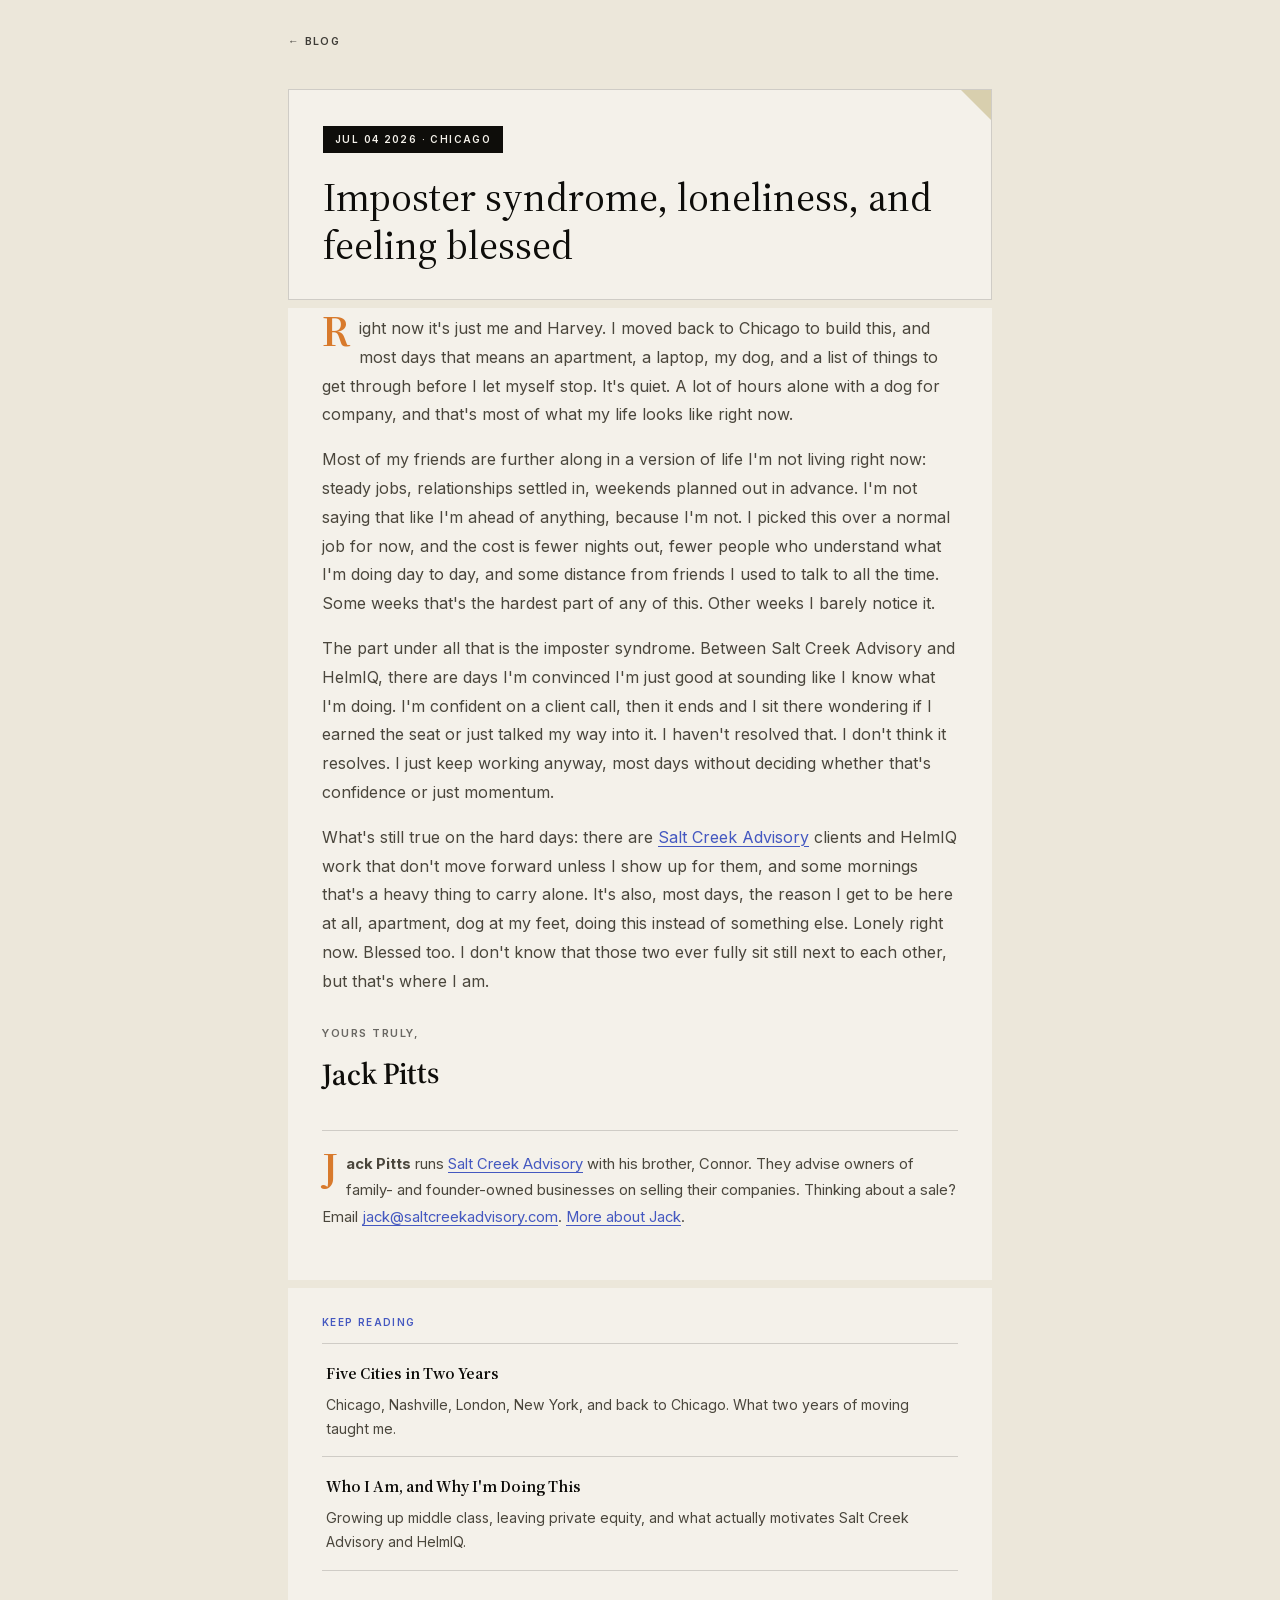
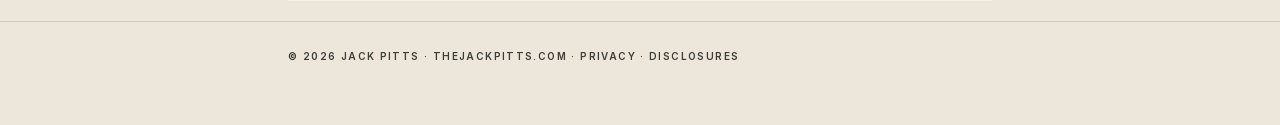
<file: blog/imposter-lonely-grateful.html>
<!DOCTYPE html>
<html lang="en">
<head>
<meta charset="UTF-8">
<meta name="viewport" content="width=device-width, initial-scale=1.0">
<title>Imposter Syndrome, Loneliness, and Feeling Blessed · Jack Pitts</title>
<meta name="description" content="An honest post from Jack Pitts on working alone in Chicago with his dog Harvey, feeling disconnected sometimes, and staying grateful anyway.">
<link rel="canonical" href="https://thejackpitts.com/blog/imposter-lonely-grateful.html">
<meta name="robots" content="noindex, follow">
<link rel="icon" type="image/svg+xml" href="../assets/favicon.svg">
<meta property="og:type" content="article">
<meta property="og:site_name" content="Jack Pitts">
<meta property="og:title" content="Imposter Syndrome, Loneliness, and Feeling Blessed · Jack Pitts">
<meta property="og:description" content="An honest post from Jack Pitts on working alone in Chicago with his dog Harvey, feeling disconnected sometimes, and staying grateful anyway.">
<meta property="og:url" content="https://thejackpitts.com/blog/imposter-lonely-grateful.html">
<meta property="og:image" content="https://thejackpitts.com/assets/og-jack-pitts-2026.jpg">
<meta property="og:image:width" content="1200">
<meta property="og:image:height" content="630">
<meta property="og:image:alt" content="Jack Pitts">
<meta name="twitter:card" content="summary_large_image">
<meta name="twitter:title" content="Imposter Syndrome, Loneliness, and Feeling Blessed · Jack Pitts">
<meta name="twitter:description" content="An honest post from Jack Pitts on working alone in Chicago with his dog Harvey, feeling disconnected sometimes, and staying grateful anyway.">
<meta name="twitter:image" content="https://thejackpitts.com/assets/og-jack-pitts-2026.jpg">
<link rel="preload" href="/assets/fonts/source-serif-4-var.woff2" as="font" type="font/woff2" crossorigin>
<link rel="preload" href="/assets/fonts/inter-var.woff2" as="font" type="font/woff2" crossorigin>
<link rel="stylesheet" href="/assets/fonts.css">
<link rel="stylesheet" href="../assets/blog.css">
<script type="application/ld+json">
{
  "@context": "https://schema.org",
  "@type": "BlogPosting",
  "headline": "Imposter Syndrome, Loneliness, and Feeling Blessed",
  "datePublished": "2026-07-04",
  "dateModified": "2026-10-28",
  "author": { "@type": "Person", "@id": "https://thejackpitts.com/#jack", "name": "Jack Pitts", "url": "https://thejackpitts.com/" },
  "publisher": { "@type": "Person", "name": "Jack Pitts", "url": "https://thejackpitts.com/" },
  "image": "https://thejackpitts.com/assets/og-jack-pitts-2026.jpg",
  "mainEntityOfPage": { "@type": "WebPage", "@id": "https://thejackpitts.com/blog/imposter-lonely-grateful.html" },
  "description": "An honest post from Jack Pitts on working alone in Chicago with his dog Harvey, feeling disconnected sometimes, and staying grateful anyway."
}
</script>
<script type="application/ld+json">
{
  "@context": "https://schema.org",
  "@type": "BreadcrumbList",
  "itemListElement": [
    { "@type": "ListItem", "position": 1, "name": "Jack Pitts", "item": "https://thejackpitts.com/" },
    { "@type": "ListItem", "position": 2, "name": "Blog", "item": "https://thejackpitts.com/blog/" },
    { "@type": "ListItem", "position": 3, "name": "Imposter Syndrome, Loneliness, and Feeling Blessed" }
  ]
}
</script>
</head>
<body>
<main class="wrap">
  <nav class="blog-nav"><a href="/blog/">← Blog</a></nav>
  <div class="post-head">
    <div class="stamp">JUL 04 2026 · CHICAGO</div>
    <h1>Imposter syndrome, loneliness, and feeling blessed</h1>
  </div>
  <div class="post-body">
    <p>Right now it's just me and Harvey. I moved back to Chicago to build this, and most days that means an apartment, a laptop, my dog, and a list of things to get through before I let myself stop. It's quiet. A lot of hours alone with a dog for company, and that's most of what my life looks like right now.</p>
    <p>Most of my friends are further along in a version of life I'm not living right now: steady jobs, relationships settled in, weekends planned out in advance. I'm not saying that like I'm ahead of anything, because I'm not. I picked this over a normal job for now, and the cost is fewer nights out, fewer people who understand what I'm doing day to day, and some distance from friends I used to talk to all the time. Some weeks that's the hardest part of any of this. Other weeks I barely notice it.</p>
    <p>The part under all that is the imposter syndrome. Between Salt Creek Advisory and HelmIQ, there are days I'm convinced I'm just good at sounding like I know what I'm doing. I'm confident on a client call, then it ends and I sit there wondering if I earned the seat or just talked my way into it. I haven't resolved that. I don't think it resolves. I just keep working anyway, most days without deciding whether that's confidence or just momentum.</p>
    <p>What's still true on the hard days: there are <a href="https://saltcreekadvisory.com/">Salt Creek Advisory</a> clients and HelmIQ work that don't move forward unless I show up for them, and some mornings that's a heavy thing to carry alone. It's also, most days, the reason I get to be here at all, apartment, dog at my feet, doing this instead of something else. Lonely right now. Blessed too. I don't know that those two ever fully sit still next to each other, but that's where I am.</p>
    <div class="byline">
      <div class="sig-close">Yours truly,</div>
      <div class="sig-name">Jack Pitts</div>
    </div>
    <aside class="author-box" aria-label="About the author">
      <p><strong>Jack Pitts</strong> runs <a href="https://saltcreekadvisory.com" target="_blank" rel="noopener">Salt Creek Advisory</a> with his brother, Connor. They advise owners of family- and founder-owned businesses on selling their companies. Thinking about a sale? Email <a href="mailto:jack@saltcreekadvisory.com">jack@saltcreekadvisory.com</a>. <a href="/">More about Jack</a>.</p>
    </aside>
  </div>
  <nav class="related" aria-label="More posts">
    <h2 class="r-label">Keep reading</h2>
    <ul>
      <li>
        <a href="five-cities-two-years.html">
          <h3>Five Cities in Two Years</h3>
          <p>Chicago, Nashville, London, New York, and back to Chicago. What two years of moving taught me.</p>
        </a>
      </li>
      <li>
        <a href="who-i-am-and-why.html">
          <h3>Who I Am, and Why I'm Doing This</h3>
          <p>Growing up middle class, leaving private equity, and what actually motivates Salt Creek Advisory and HelmIQ.</p>
        </a>
      </li>
    </ul>
  </nav>
</main>
<footer class="blog-foot">
  <div class="wrap">© <span id="yr"></span> Jack Pitts · <a href="/">thejackpitts.com</a> · <a href="/privacy.html">Privacy</a> · <a href="/disclosures.html">Disclosures</a></div>
</footer>
<script src="/assets/year.js"></script>
</body>
</html>
</file>
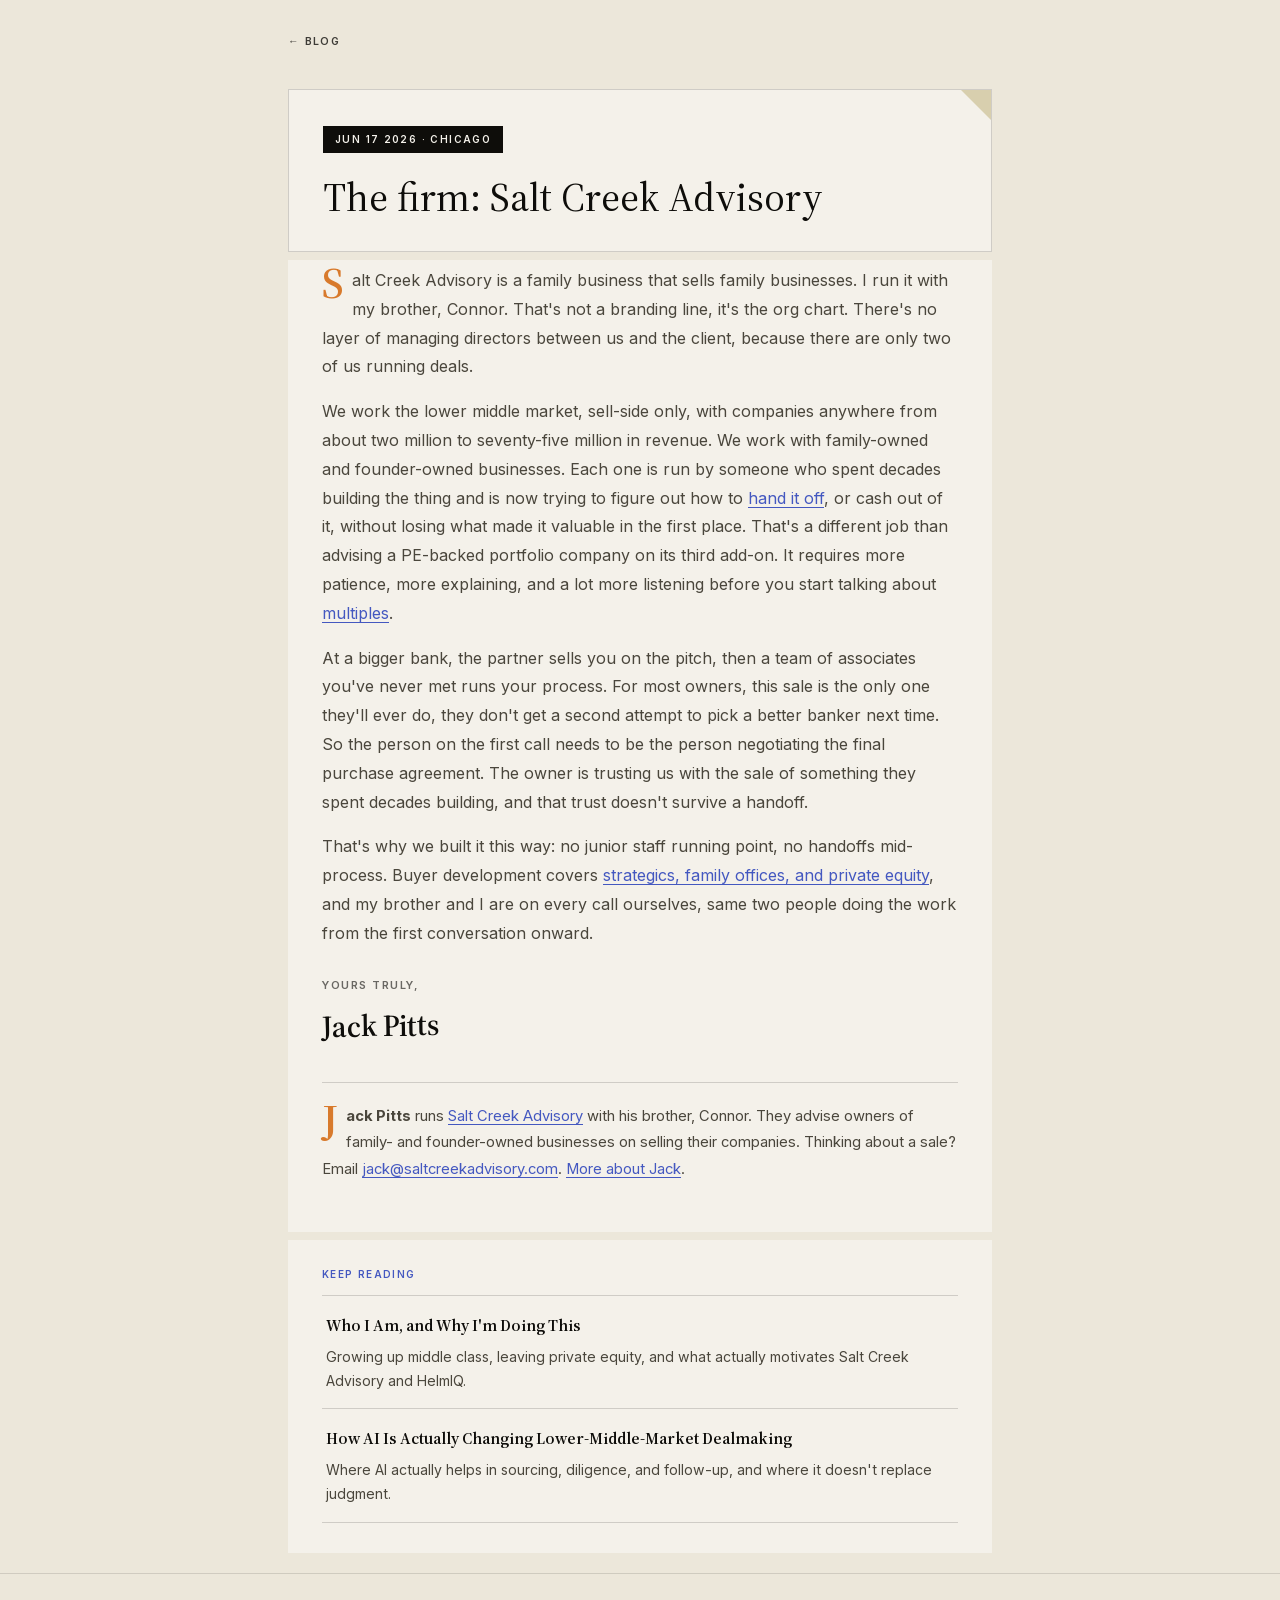
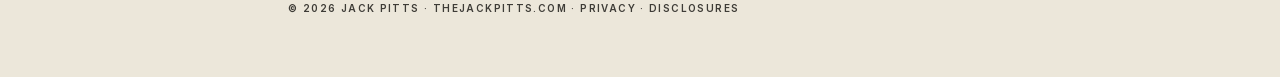
<file: blog/salt-creek-advisory.html>
<!DOCTYPE html>
<html lang="en">
<head>
<meta charset="UTF-8">
<meta name="viewport" content="width=device-width, initial-scale=1.0">
<title>The Firm: Salt Creek Advisory · Jack Pitts</title>
<meta name="description" content="Why Jack Pitts and his brother built Salt Creek Advisory, an M&A firm for family-owned and founder-owned businesses in the lower middle market.">
<link rel="canonical" href="https://thejackpitts.com/blog/salt-creek-advisory.html">
<meta name="robots" content="noindex, follow">
<link rel="icon" type="image/svg+xml" href="../assets/favicon.svg">
<meta property="og:type" content="article">
<meta property="og:site_name" content="Jack Pitts">
<meta property="og:title" content="The Firm: Salt Creek Advisory · Jack Pitts">
<meta property="og:description" content="Why Jack Pitts and his brother built Salt Creek Advisory, an M&A firm for family-owned and founder-owned businesses in the lower middle market.">
<meta property="og:url" content="https://thejackpitts.com/blog/salt-creek-advisory.html">
<meta property="og:image" content="https://thejackpitts.com/assets/og-jack-pitts-2026.jpg">
<meta property="og:image:width" content="1200">
<meta property="og:image:height" content="630">
<meta property="og:image:alt" content="Jack Pitts">
<meta name="twitter:card" content="summary_large_image">
<meta name="twitter:title" content="The Firm: Salt Creek Advisory · Jack Pitts">
<meta name="twitter:description" content="Why Jack Pitts and his brother built Salt Creek Advisory, an M&A firm for family-owned and founder-owned businesses in the lower middle market.">
<meta name="twitter:image" content="https://thejackpitts.com/assets/og-jack-pitts-2026.jpg">
<link rel="preload" href="/assets/fonts/source-serif-4-var.woff2" as="font" type="font/woff2" crossorigin>
<link rel="preload" href="/assets/fonts/inter-var.woff2" as="font" type="font/woff2" crossorigin>
<link rel="stylesheet" href="/assets/fonts.css">
<link rel="stylesheet" href="../assets/blog.css">
<script type="application/ld+json">
{
  "@context": "https://schema.org",
  "@type": "BlogPosting",
  "headline": "The Firm: Salt Creek Advisory",
  "datePublished": "2026-06-17",
  "dateModified": "2026-10-28",
  "author": { "@type": "Person", "@id": "https://thejackpitts.com/#jack", "name": "Jack Pitts", "url": "https://thejackpitts.com/" },
  "publisher": { "@type": "Person", "name": "Jack Pitts", "url": "https://thejackpitts.com/" },
  "image": "https://thejackpitts.com/assets/og-jack-pitts-2026.jpg",
  "mainEntityOfPage": { "@type": "WebPage", "@id": "https://thejackpitts.com/blog/salt-creek-advisory.html" },
  "description": "Why Jack Pitts and his brother built Salt Creek Advisory, an M&A firm for family-owned and founder-owned businesses in the lower middle market."
}
</script>
<script type="application/ld+json">
{
  "@context": "https://schema.org",
  "@type": "BreadcrumbList",
  "itemListElement": [
    { "@type": "ListItem", "position": 1, "name": "Jack Pitts", "item": "https://thejackpitts.com/" },
    { "@type": "ListItem", "position": 2, "name": "Blog", "item": "https://thejackpitts.com/blog/" },
    { "@type": "ListItem", "position": 3, "name": "The Firm: Salt Creek Advisory" }
  ]
}
</script>
</head>
<body>
<main class="wrap">
  <nav class="blog-nav"><a href="/blog/">← Blog</a></nav>
  <div class="post-head">
    <div class="stamp">JUN 17 2026 · CHICAGO</div>
    <h1>The firm: Salt Creek Advisory</h1>
  </div>
  <div class="post-body">
    <p>Salt Creek Advisory is a family business that sells family businesses. I run it with my brother, Connor. That's not a branding line, it's the org chart. There's no layer of managing directors between us and the client, because there are only two of us running deals.</p>
    <p>We work the lower middle market, sell-side only, with companies anywhere from about two million to seventy-five million in revenue. We work with family-owned and founder-owned businesses. Each one is run by someone who spent decades building the thing and is now trying to figure out how to <a href="https://saltcreekadvisory.com/articles/family-business-succession-planning-2026">hand it off</a>, or cash out of it, without losing what made it valuable in the first place. That's a different job than advising a PE-backed portfolio company on its third add-on. It requires more patience, more explaining, and a lot more listening before you start talking about <a href="https://saltcreekadvisory.com/valuation-methodology">multiples</a>.</p>
    <p>At a bigger bank, the partner sells you on the pitch, then a team of associates you've never met runs your process. For most owners, this sale is the only one they'll ever do, they don't get a second attempt to pick a better banker next time. So the person on the first call needs to be the person negotiating the final purchase agreement. The owner is trusting us with the sale of something they spent decades building, and that trust doesn't survive a handoff.</p>
    <p>That's why we built it this way: no junior staff running point, no handoffs mid-process. Buyer development covers <a href="https://saltcreekadvisory.com/articles/strategic-buyer-vs-private-equity-buyer-2026">strategics, family offices, and private equity</a>, and my brother and I are on every call ourselves, same two people doing the work from the first conversation onward.</p>
    <div class="byline">
      <div class="sig-close">Yours truly,</div>
      <div class="sig-name">Jack Pitts</div>
    </div>
    <aside class="author-box" aria-label="About the author">
      <p><strong>Jack Pitts</strong> runs <a href="https://saltcreekadvisory.com" target="_blank" rel="noopener">Salt Creek Advisory</a> with his brother, Connor. They advise owners of family- and founder-owned businesses on selling their companies. Thinking about a sale? Email <a href="mailto:jack@saltcreekadvisory.com">jack@saltcreekadvisory.com</a>. <a href="/">More about Jack</a>.</p>
    </aside>
  </div>
  <nav class="related" aria-label="More posts">
    <h2 class="r-label">Keep reading</h2>
    <ul>
      <li>
        <a href="who-i-am-and-why.html">
          <h3>Who I Am, and Why I'm Doing This</h3>
          <p>Growing up middle class, leaving private equity, and what actually motivates Salt Creek Advisory and HelmIQ.</p>
        </a>
      </li>
      <li>
        <a href="ai-lower-middle-market-ma.html">
          <h3>How AI Is Actually Changing Lower-Middle-Market Dealmaking</h3>
          <p>Where AI actually helps in sourcing, diligence, and follow-up, and where it doesn't replace judgment.</p>
        </a>
      </li>
    </ul>
  </nav>
</main>
<footer class="blog-foot">
  <div class="wrap">© <span id="yr"></span> Jack Pitts · <a href="/">thejackpitts.com</a> · <a href="/privacy.html">Privacy</a> · <a href="/disclosures.html">Disclosures</a></div>
</footer>
<script src="/assets/year.js"></script>
</body>
</html>
</file>
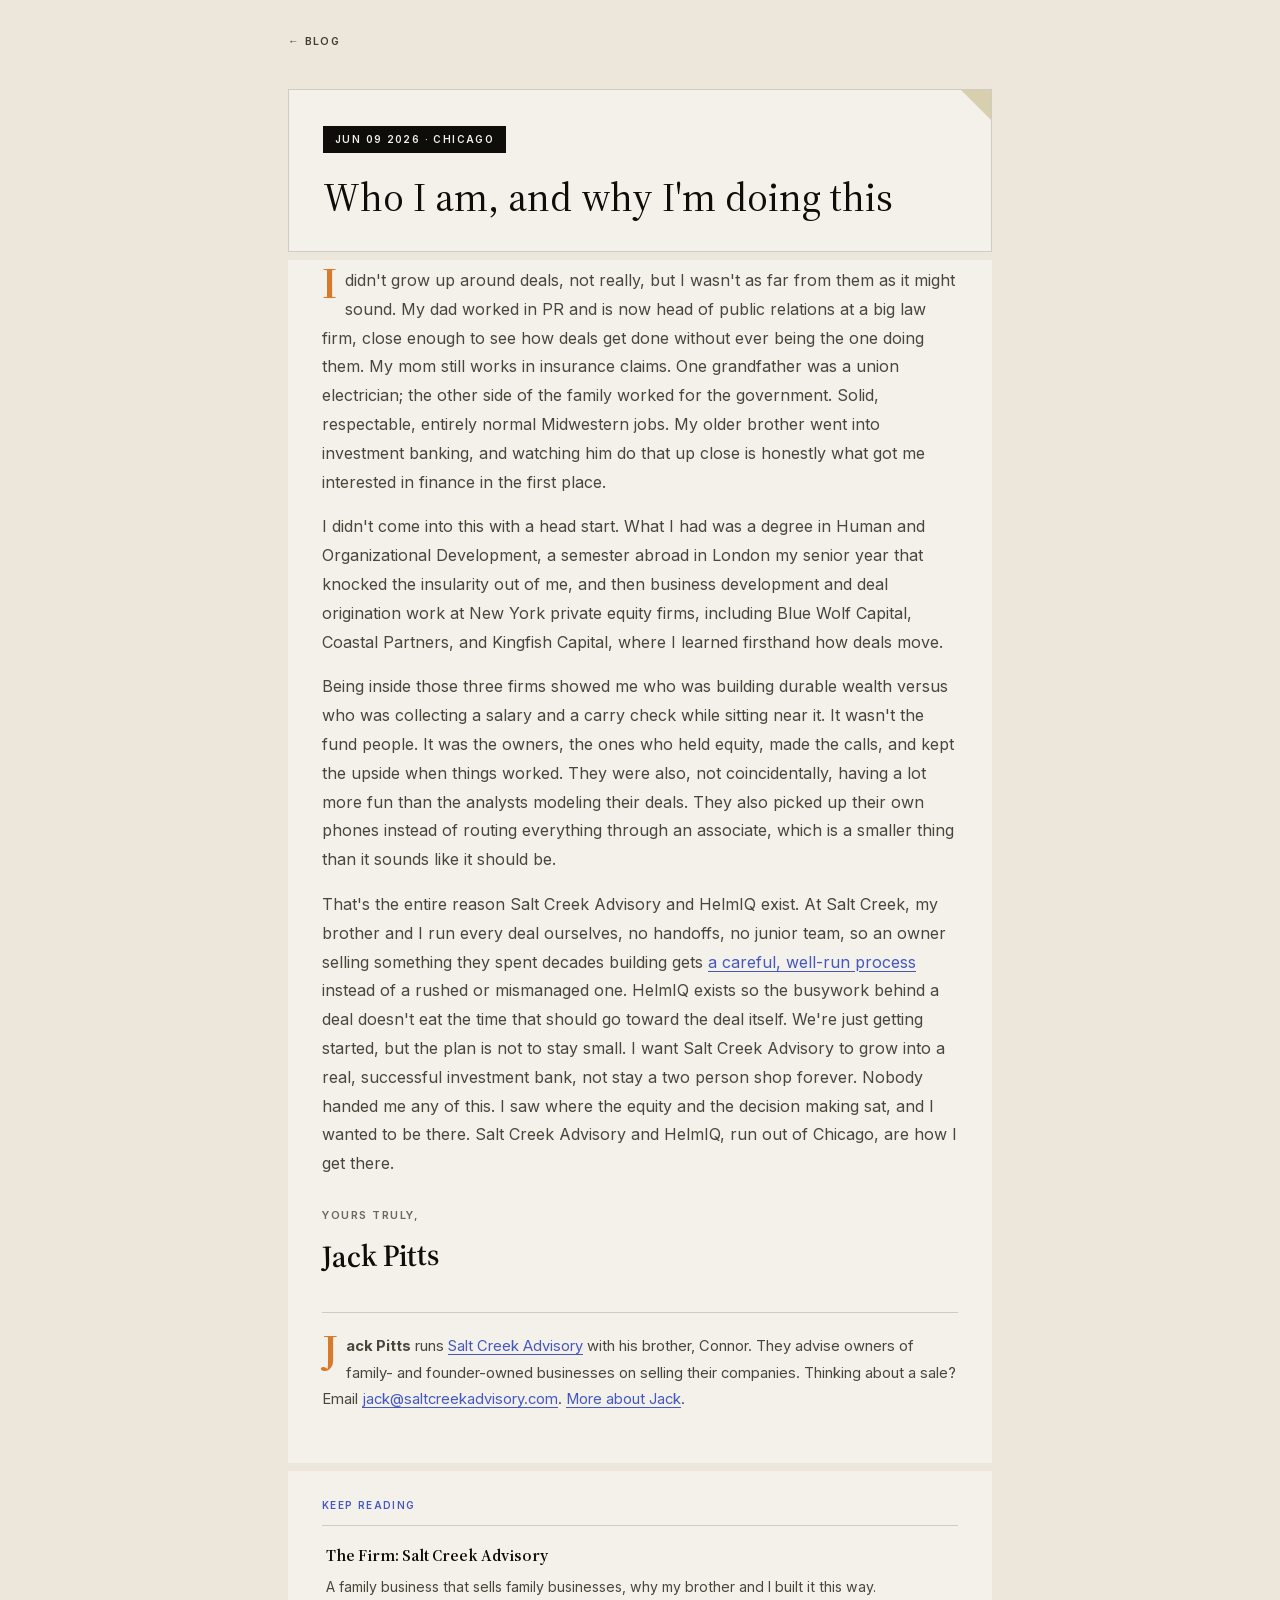
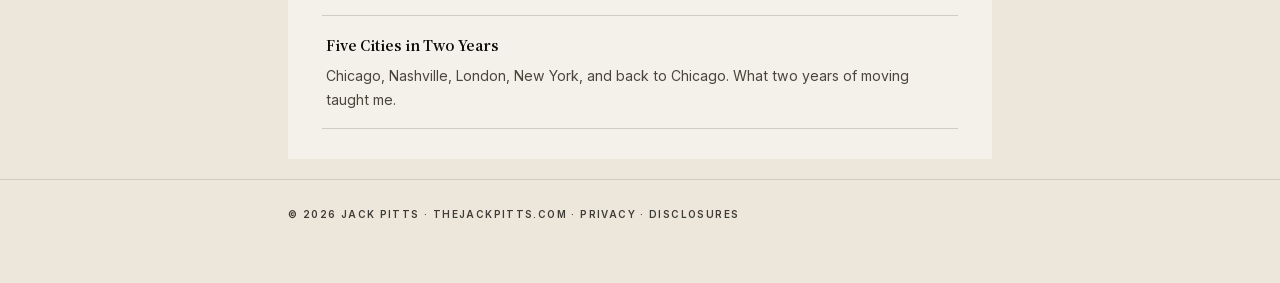
<file: blog/who-i-am-and-why.html>
<!DOCTYPE html>
<html lang="en">
<head>
<meta charset="UTF-8">
<meta name="viewport" content="width=device-width, initial-scale=1.0">
<title>Who I Am, and Why I'm Doing This · Jack Pitts</title>
<meta name="description" content="Jack Pitts on growing up middle class, why he left private equity, and what actually motivates Salt Creek Advisory and HelmIQ.">
<link rel="canonical" href="https://thejackpitts.com/blog/who-i-am-and-why.html">
<meta name="robots" content="noindex, follow">
<link rel="icon" type="image/svg+xml" href="../assets/favicon.svg">
<meta property="og:type" content="article">
<meta property="og:site_name" content="Jack Pitts">
<meta property="og:title" content="Who I Am, and Why I'm Doing This · Jack Pitts">
<meta property="og:description" content="Jack Pitts on growing up middle class, why he left private equity, and what actually motivates Salt Creek Advisory and HelmIQ.">
<meta property="og:url" content="https://thejackpitts.com/blog/who-i-am-and-why.html">
<meta property="og:image" content="https://thejackpitts.com/assets/og-jack-pitts-2026.jpg">
<meta property="og:image:width" content="1200">
<meta property="og:image:height" content="630">
<meta property="og:image:alt" content="Jack Pitts">
<meta name="twitter:card" content="summary_large_image">
<meta name="twitter:title" content="Who I Am, and Why I'm Doing This · Jack Pitts">
<meta name="twitter:description" content="Jack Pitts on growing up middle class, why he left private equity, and what actually motivates Salt Creek Advisory and HelmIQ.">
<meta name="twitter:image" content="https://thejackpitts.com/assets/og-jack-pitts-2026.jpg">
<link rel="preload" href="/assets/fonts/source-serif-4-var.woff2" as="font" type="font/woff2" crossorigin>
<link rel="preload" href="/assets/fonts/inter-var.woff2" as="font" type="font/woff2" crossorigin>
<link rel="stylesheet" href="/assets/fonts.css">
<link rel="stylesheet" href="../assets/blog.css">
<script type="application/ld+json">
{
  "@context": "https://schema.org",
  "@type": "BlogPosting",
  "headline": "Who I Am, and Why I'm Doing This",
  "datePublished": "2026-06-09",
  "dateModified": "2026-10-28",
  "author": { "@type": "Person", "@id": "https://thejackpitts.com/#jack", "name": "Jack Pitts", "url": "https://thejackpitts.com/" },
  "publisher": { "@type": "Person", "name": "Jack Pitts", "url": "https://thejackpitts.com/" },
  "image": "https://thejackpitts.com/assets/og-jack-pitts-2026.jpg",
  "mainEntityOfPage": { "@type": "WebPage", "@id": "https://thejackpitts.com/blog/who-i-am-and-why.html" },
  "description": "Jack Pitts on growing up middle class, why he left private equity, and what actually motivates Salt Creek Advisory and HelmIQ."
}
</script>
<script type="application/ld+json">
{
  "@context": "https://schema.org",
  "@type": "BreadcrumbList",
  "itemListElement": [
    { "@type": "ListItem", "position": 1, "name": "Jack Pitts", "item": "https://thejackpitts.com/" },
    { "@type": "ListItem", "position": 2, "name": "Blog", "item": "https://thejackpitts.com/blog/" },
    { "@type": "ListItem", "position": 3, "name": "Who I Am, and Why I'm Doing This" }
  ]
}
</script>
</head>
<body>
<main class="wrap">
  <nav class="blog-nav"><a href="/blog/">← Blog</a></nav>
  <div class="post-head">
    <div class="stamp">JUN 09 2026 · CHICAGO</div>
    <h1>Who I am, and why I'm doing this</h1>
  </div>
  <div class="post-body">
    <p>I didn't grow up around deals, not really, but I wasn't as far from them as it might sound. My dad worked in PR and is now head of public relations at a big law firm, close enough to see how deals get done without ever being the one doing them. My mom still works in insurance claims. One grandfather was a union electrician; the other side of the family worked for the government. Solid, respectable, entirely normal Midwestern jobs. My older brother went into investment banking, and watching him do that up close is honestly what got me interested in finance in the first place.</p>
    <p>I didn't come into this with a head start. What I had was a degree in Human and Organizational Development, a semester abroad in London my senior year that knocked the insularity out of me, and then business development and deal origination work at New York private equity firms, including Blue Wolf Capital, Coastal Partners, and Kingfish Capital, where I learned firsthand how deals move.</p>
    <p>Being inside those three firms showed me who was building durable wealth versus who was collecting a salary and a carry check while sitting near it. It wasn't the fund people. It was the owners, the ones who held equity, made the calls, and kept the upside when things worked. They were also, not coincidentally, having a lot more fun than the analysts modeling their deals. They also picked up their own phones instead of routing everything through an associate, which is a smaller thing than it sounds like it should be.</p>
    <p>That's the entire reason Salt Creek Advisory and HelmIQ exist. At Salt Creek, my brother and I run every deal ourselves, no handoffs, no junior team, so an owner selling something they spent decades building gets <a href="https://saltcreekadvisory.com/process">a careful, well-run process</a> instead of a rushed or mismanaged one. HelmIQ exists so the busywork behind a deal doesn't eat the time that should go toward the deal itself. We're just getting started, but the plan is not to stay small. I want Salt Creek Advisory to grow into a real, successful investment bank, not stay a two person shop forever. Nobody handed me any of this. I saw where the equity and the decision making sat, and I wanted to be there. Salt Creek Advisory and HelmIQ, run out of Chicago, are how I get there.</p>
    <div class="byline">
      <div class="sig-close">Yours truly,</div>
      <div class="sig-name">Jack Pitts</div>
    </div>
    <aside class="author-box" aria-label="About the author">
      <p><strong>Jack Pitts</strong> runs <a href="https://saltcreekadvisory.com" target="_blank" rel="noopener">Salt Creek Advisory</a> with his brother, Connor. They advise owners of family- and founder-owned businesses on selling their companies. Thinking about a sale? Email <a href="mailto:jack@saltcreekadvisory.com">jack@saltcreekadvisory.com</a>. <a href="/">More about Jack</a>.</p>
    </aside>
  </div>
  <nav class="related" aria-label="More posts">
    <h2 class="r-label">Keep reading</h2>
    <ul>
      <li>
        <a href="salt-creek-advisory.html">
          <h3>The Firm: Salt Creek Advisory</h3>
          <p>A family business that sells family businesses, why my brother and I built it this way.</p>
        </a>
      </li>
      <li>
        <a href="five-cities-two-years.html">
          <h3>Five Cities in Two Years</h3>
          <p>Chicago, Nashville, London, New York, and back to Chicago. What two years of moving taught me.</p>
        </a>
      </li>
    </ul>
  </nav>
</main>
<footer class="blog-foot">
  <div class="wrap">© <span id="yr"></span> Jack Pitts · <a href="/">thejackpitts.com</a> · <a href="/privacy.html">Privacy</a> · <a href="/disclosures.html">Disclosures</a></div>
</footer>
<script src="/assets/year.js"></script>
</body>
</html>
</file>
<file: assets/fonts.css>
/* Self-hosted fonts (SIL Open Font License). Same pairing as saltcreekadvisory.com. */
@font-face{font-family:'Source Serif 4';font-style:normal;font-weight:300 700;font-display:swap;src:url('/assets/fonts/source-serif-4-var.woff2') format('woff2')}
@font-face{font-family:'Inter';font-style:normal;font-weight:100 900;font-display:swap;src:url('/assets/fonts/inter-var.woff2') format('woff2')}
@font-face{font-family:'Source Serif 4 Fallback';src:local('Times New Roman');size-adjust:88.36%;ascent-override:100.83%;descent-override:32.60%;line-gap-override:0%}
</file>
<file: assets/blog.css>
:root{
  --paper:#f4f1ea;
  --paper-deep:#ece7da;
  --ink:#0e0d0a;
  --ink-soft:#4a463c;
  --peri:#7b8fe4;
  --peri-deep:#4458c0;
  --orange:#d87a2c;
  --hairline:rgba(14,13,10,.16);
  --serif:'Source Serif 4','Source Serif 4 Fallback',Georgia,serif;
  --sans:'Inter',-apple-system,BlinkMacSystemFont,'Segoe UI',sans-serif;
  --mono:var(--sans);
}
*{margin:0;padding:0;box-sizing:border-box}
html,body{height:100%}
body{
  background:var(--paper-deep);color:var(--ink);
  font-family:var(--sans);line-height:1.7;
  -webkit-font-smoothing:antialiased;
}
a{color:inherit}
.wrap{max-width:760px;margin:0 auto;padding:0 28px}

.blog-nav{padding:26px 0 0}
.blog-nav a{
  font-family:var(--mono);font-weight:600;font-size:.66rem;letter-spacing:.14em;text-transform:uppercase;
  text-decoration:none;opacity:.78;transition:opacity .2s;
}
.blog-nav a:hover{opacity:1;color:var(--peri-deep)}

.post-head{
  margin-top:36px;padding:34px 34px 30px;background:var(--paper);
  position:relative;border:1px solid var(--hairline);
}
.post-head::before{
  content:"";position:absolute;top:0;right:0;width:0;height:0;
  border-style:solid;border-width:0 30px 30px 0;
  border-color:transparent #d8cfae transparent transparent;
}
.stamp{
  font-family:var(--mono);font-weight:600;font-size:.62rem;letter-spacing:.14em;text-transform:uppercase;
  background:var(--ink);color:var(--paper);display:inline-block;padding:5px 12px;margin-bottom:20px;
}
.post-head h1{
  font-family:var(--serif);font-style:normal;font-weight:400;
  font-size:clamp(1.7rem,4vw,2.5rem);line-height:1.2;
}

.post-body{margin-top:8px;padding:6px 34px 50px;background:var(--paper)}
.post-body p{
  font-size:1rem;line-height:1.8;color:var(--ink-soft);margin-bottom:16px;
}
.post-body p:first-of-type::first-letter{
  font-family:var(--serif);font-size:2.8rem;font-weight:600;color:var(--orange);
  float:left;line-height:.78;padding-right:8px;
}
.post-body h2{
  font-family:var(--serif);font-weight:600;font-size:1.3rem;margin:28px 0 12px;
}
.post-body ul{margin:0 0 16px 1.1em}
.post-body li{font-size:.98rem;line-height:1.7;color:var(--ink-soft);margin-bottom:6px}
.byline{margin-top:28px}
.byline .sig-close{
  font-family:var(--mono);font-weight:600;font-size:.68rem;letter-spacing:.14em;text-transform:uppercase;opacity:.6;
}
.byline .sig-name{
  font-family:var(--serif);font-style:normal;font-weight:600;font-size:1.9rem;
  color:var(--ink);margin-top:6px;transform:rotate(-1deg);display:inline-block;
}

.post-list{list-style:none;margin-top:40px}
.post-list li{border-top:1px solid var(--hairline)}
.post-list li:last-child{border-bottom:1px solid var(--hairline)}
.post-list a{display:block;padding:26px 4px;text-decoration:none;transition:padding .2s}
.post-list a:hover{padding-left:14px}
.post-list .p-date{font-family:var(--mono);font-weight:600;font-size:.62rem;letter-spacing:.14em;text-transform:uppercase;color:var(--peri-deep)}
.post-list h2{font-family:var(--serif);font-weight:600;font-size:1.3rem;margin:8px 0 6px}
.post-list p{font-size:.92rem;color:var(--ink-soft)}

.legal p:first-of-type::first-letter{font:inherit;color:inherit;float:none;padding:0}
.legal{padding-top:28px}
.legal a,.post-body a{color:var(--peri-deep);text-underline-offset:3px}
.blog-foot a{text-decoration:none}
.blog-foot a:hover{text-decoration:underline}
.blog-intro{margin-top:18px;font-size:.98rem;color:var(--ink-soft);max-width:38em}
.blog-intro a{color:var(--peri-deep);text-underline-offset:3px}
.author-box{margin-top:30px;padding-top:20px;border-top:1px solid var(--hairline)}
.author-box p{font-size:.92rem;margin:0}
.related{margin-top:8px;padding:26px 34px 30px;background:var(--paper)}
.related .r-label{
  font-family:var(--mono);font-weight:600;font-size:.62rem;letter-spacing:.14em;text-transform:uppercase;
  color:var(--peri-deep);margin-bottom:12px;
}
.related ul{list-style:none;margin:0}
.related li{border-top:1px solid var(--hairline)}
.related li:last-child{border-bottom:1px solid var(--hairline)}
.related a{display:block;padding:16px 4px;text-decoration:none;transition:padding .2s}
.related a:hover{padding-left:12px}
.related h3{font-family:var(--serif);font-weight:600;font-size:1.05rem;margin-bottom:4px}
.related p{font-size:.88rem;color:var(--ink-soft)}

footer.blog-foot{
  border-top:1px solid var(--hairline);padding:26px 0 60px;margin-top:20px;
  font-family:var(--mono);font-weight:600;font-size:.62rem;letter-spacing:.14em;text-transform:uppercase;opacity:.78;
}
</file>
